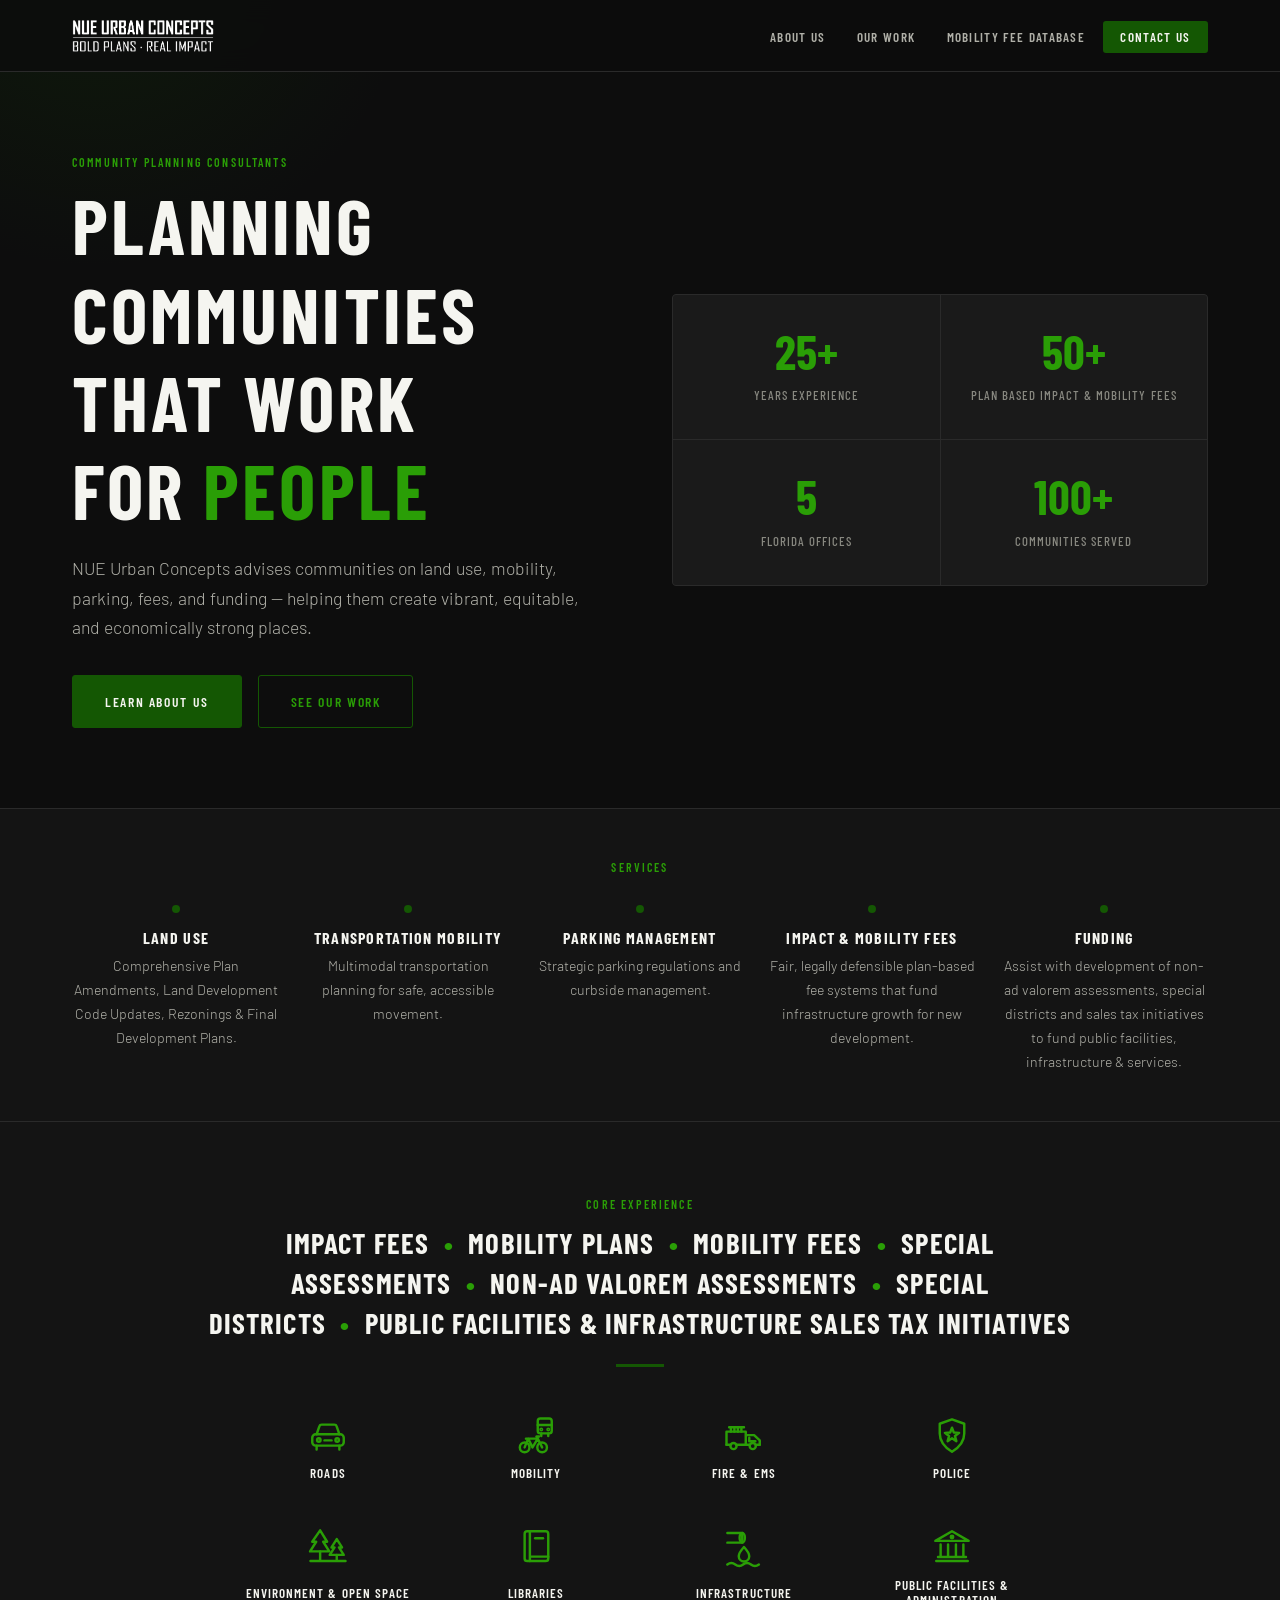
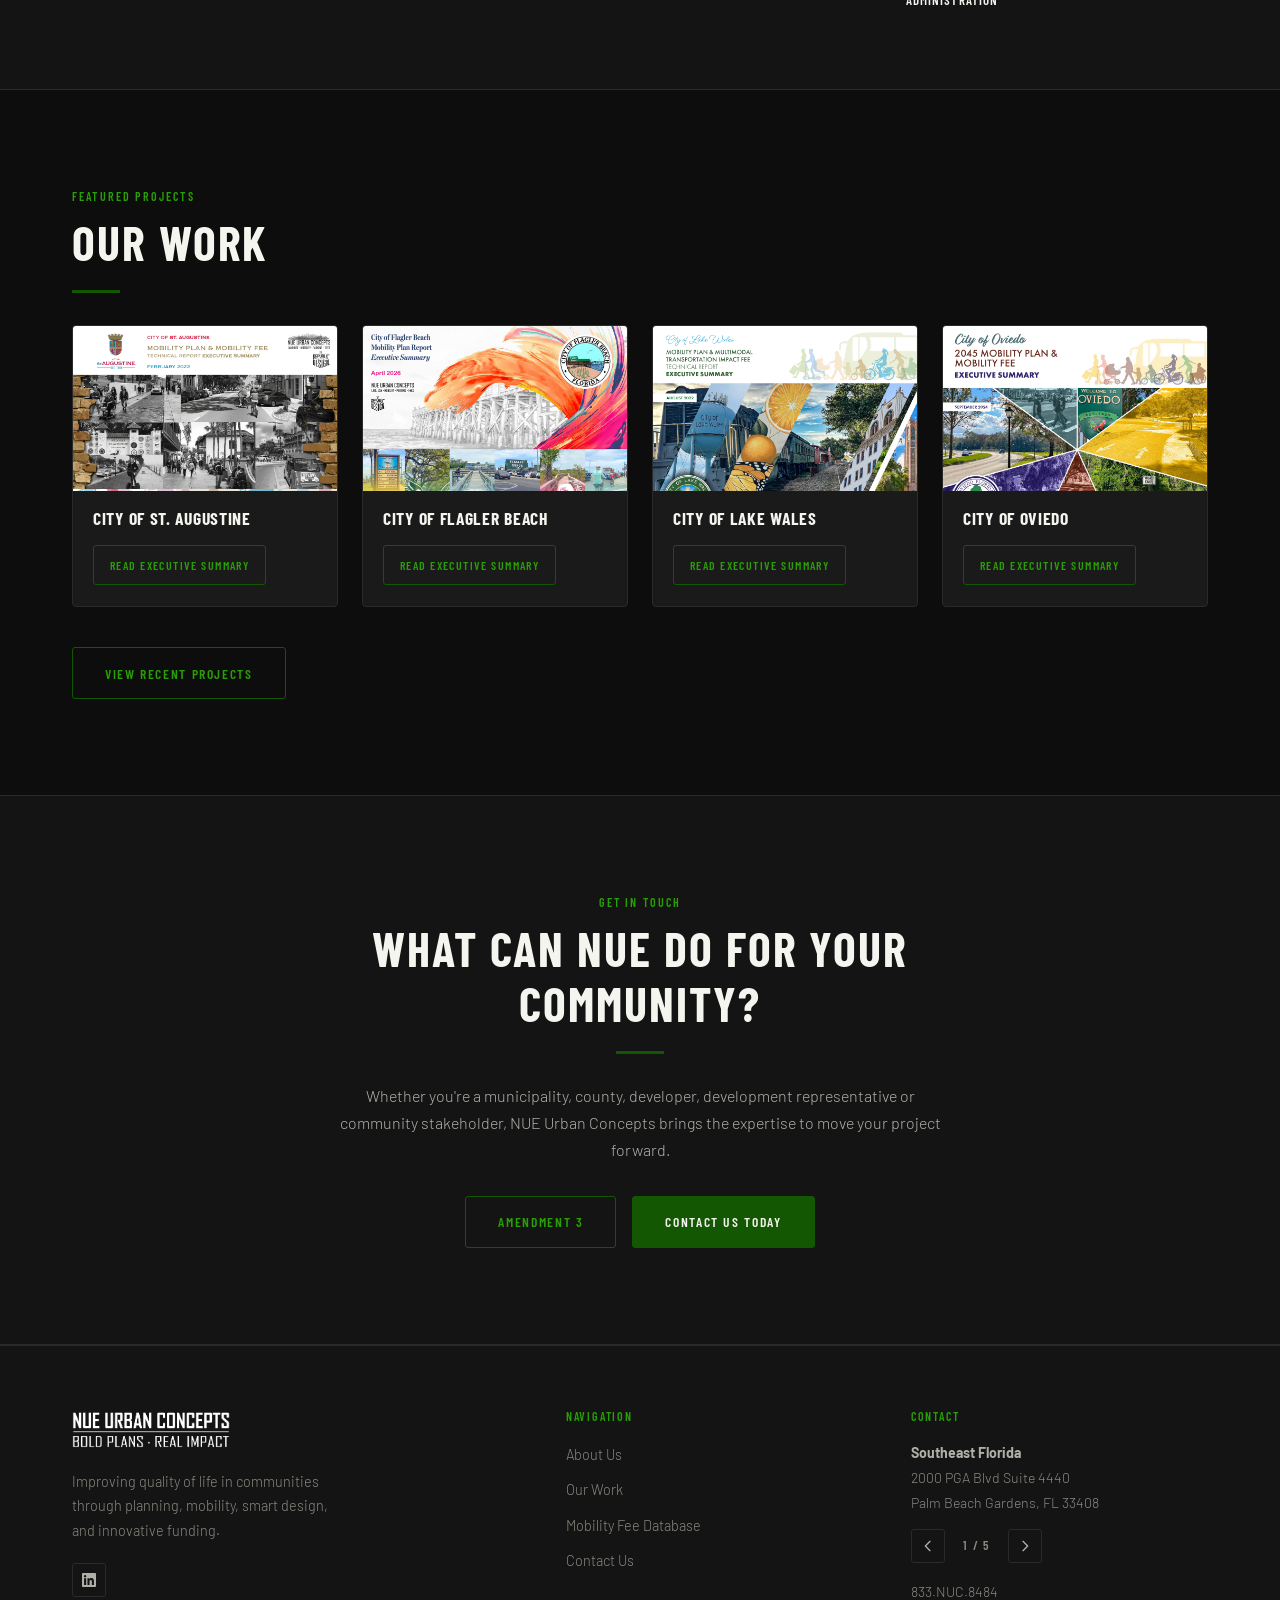
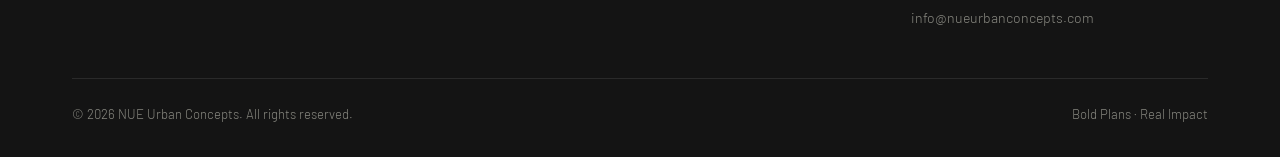
<file: index.html>
<!DOCTYPE html>
<html lang="en">
<head>
<meta charset="UTF-8"><meta name="viewport" content="width=device-width,initial-scale=1.0">
  <!-- Favicon -->
  <link rel="icon" type="image/png" sizes="32x32" href="images/nuc-fav-icon-01.png">
  <link rel="icon" type="image/png" sizes="16x16" href="images/nuc-fav-icon-01.png">
  <link rel="apple-touch-icon" href="images/nuc-fav-icon-01.png">
  <!-- SEO -->
  <meta name="description" content="NUE Urban Concepts is Florida's leading consultant for mobility plans, mobility fees, land use, parking, and impact fees. We help cities and counties plan smarter, move better, and fund growth.">
  <meta name="robots" content="index, follow">
  <meta name="keywords" content="mobility plan, mobility fee, Florida mobility planning, transportation impact fee, land use consultant, parking management, urban planning Florida, NUE Urban Concepts">
  <link rel="canonical" href="https://www.nueurbanconcepts.com/">
  <!-- Open Graph -->
  <meta property="og:type" content="website">
  <meta property="og:site_name" content="NUE Urban Concepts">
  <meta property="og:title" content="NUE Urban Concepts | Mobility Plans & Mobility Fees">
  <meta property="og:description" content="Florida's leading mobility planning consultants. We develop mobility plans and mobility fees for cities, counties, and agencies across Florida.">
  <meta property="og:url" content="https://www.nueurbanconcepts.com/">
  <meta property="og:image" content="https://www.nueurbanconcepts.com/images/logo-white-2026.png">
  <!-- Twitter Card -->
  <meta name="twitter:card" content="summary">
  <meta name="twitter:title" content="NUE Urban Concepts | Mobility Plans & Mobility Fees">
  <meta name="twitter:description" content="Florida's leading mobility planning consultants. We develop mobility plans and mobility fees for cities, counties, and agencies across Florida.">
<title>NUE Urban Concepts | Mobility Plans &amp; Mobility Fees — Florida</title>
<style>@import url('https://fonts.googleapis.com/css2?family=Barlow+Condensed:wght@400;500;600;700&family=Barlow:wght@300;400;500&display=swap');
:root{--green:#145703;--green-light:#1d7a04;--green-glow:#2a9e06;--green-muted:#0e3d02;--dark:#0d0d0d;--dark-surface:#141414;--dark-card:#1a1a1a;--dark-border:#2a2a2a;--white:#f5f5f0;--gray:#888880;--gray-light:#b0b0a8;--font-display:'Barlow Condensed',sans-serif;--font-body:'Barlow',sans-serif;--nav-height:72px;--max-width:1200px;--transition:0.25s ease}
*,*::before,*::after{box-sizing:border-box;margin:0;padding:0}
html{scroll-behavior:smooth;font-size:16px}
body{background:var(--dark);color:var(--white);font-family:var(--font-body);font-weight:300;line-height:1.7;-webkit-font-smoothing:antialiased}
img{max-width:100%;display:block}
a{color:inherit;text-decoration:none}
ul{list-style:none}
h1,h2,h3,h4,h5{font-family:var(--font-display);font-weight:700;letter-spacing:0.04em;line-height:1.15;text-transform:uppercase}
h1{font-size:clamp(2.8rem,6vw,5rem)}
h2{font-size:clamp(2rem,4vw,3rem)}
h3{font-size:clamp(1.4rem,2.5vw,1.9rem)}
h4{font-size:1.2rem}
p{font-size:1rem;color:var(--gray-light)}
.section-label{font-family:var(--font-display);font-size:0.75rem;font-weight:600;letter-spacing:0.18em;text-transform:uppercase;color:var(--green-glow);display:block;margin-bottom:0.5rem}
.green{color:var(--green-glow)}
.container{max-width:var(--max-width);margin:0 auto;padding:0 2rem}
section{padding:6rem 0}
.site-nav{position:fixed;top:0;left:0;right:0;z-index:1000;height:var(--nav-height);background:rgba(13,13,13,0.95);backdrop-filter:blur(12px);border-bottom:1px solid var(--dark-border)}
.nav-inner{max-width:var(--max-width);margin:0 auto;padding:0 2rem;height:100%;display:flex;align-items:center;justify-content:space-between;gap:2rem}
.nav-logo img{height:36px;width:auto}
.nav-links{display:flex;align-items:center;gap:0.25rem}
.nav-links a{font-family:var(--font-display);font-size:0.82rem;font-weight:600;letter-spacing:0.1em;text-transform:uppercase;color:var(--gray-light);padding:0.45rem 0.85rem;border-radius:3px;transition:color var(--transition),background var(--transition)}
.nav-links a:hover,.nav-links a.active{color:var(--white);background:rgba(20,87,3,0.35)}
.nav-links a.active{color:var(--green-glow)}
.nav-cta{color:var(--white)!important;background:var(--green)!important;padding:0.5rem 1.1rem!important;border-radius:3px}
.nav-cta:hover{background:var(--green-light)!important}
.nav-toggle{display:none;flex-direction:column;gap:5px;cursor:pointer;padding:4px;background:none;border:none}
.nav-toggle span{display:block;width:24px;height:2px;background:var(--white);transition:transform 0.3s,opacity 0.3s}
.nav-toggle.open span:nth-child(1){transform:translateY(7px) rotate(45deg)}
.nav-toggle.open span:nth-child(2){opacity:0}
.nav-toggle.open span:nth-child(3){transform:translateY(-7px) rotate(-45deg)}
.page-header{padding:calc(var(--nav-height) + 4rem) 0 4rem;border-bottom:1px solid var(--dark-border);position:relative;overflow:hidden}
.page-header::before{content:'';position:absolute;top:0;left:0;right:0;bottom:0;background:linear-gradient(135deg,rgba(20,87,3,0.12) 0%,transparent 60%);pointer-events:none}
.page-header h1{margin-bottom:0.75rem}
.page-header p{font-size:1.15rem;max-width:620px;color:var(--gray-light)}
.divider{width:48px;height:3px;background:var(--green);margin:1.25rem 0 2rem}
.btn{display:inline-block;font-family:var(--font-display);font-size:0.85rem;font-weight:600;letter-spacing:0.12em;text-transform:uppercase;padding:0.85rem 2rem;border-radius:3px;cursor:pointer;transition:background var(--transition),color var(--transition),border-color var(--transition);border:1px solid transparent}
.btn-primary{background:var(--green);color:var(--white);border-color:var(--green)}
.btn-primary:hover{background:var(--green-light);border-color:var(--green-light)}
.btn-outline{background:transparent;color:var(--green-glow);border-color:var(--green)}
.btn-outline:hover{background:rgba(20,87,3,0.2)}
.card{background:var(--dark-card);border:1px solid var(--dark-border);border-radius:4px;padding:2rem;transition:border-color var(--transition),transform var(--transition)}
.card:hover{border-color:var(--green-muted);transform:translateY(-3px)}
.card-icon{width:44px;height:44px;background:rgba(20,87,3,0.25);border-radius:4px;display:flex;align-items:center;justify-content:center;margin-bottom:1.25rem}
.card-icon svg{width:22px;height:22px;stroke:var(--green-glow);fill:none;stroke-width:1.8;stroke-linecap:round;stroke-linejoin:round}
.card h3{font-size:1.25rem;margin-bottom:0.75rem;color:var(--white)}
.card p{font-size:0.95rem}
.project-grid{display:grid;grid-template-columns:repeat(auto-fill,minmax(320px,1fr));gap:1.5rem}
.project-card{position:relative;aspect-ratio:4/3;overflow:hidden;border-radius:4px;background:var(--dark-card);border:1px solid var(--dark-border);cursor:pointer}
.project-card img{width:100%;height:100%;object-fit:cover;transition:transform 0.5s ease,filter 0.5s ease;filter:brightness(0.65) saturate(0.8)}
.project-card:hover img{transform:scale(1.05);filter:brightness(0.5) saturate(0.7)}
.project-card-label{position:absolute;bottom:0;left:0;right:0;padding:1.5rem 1.25rem 1.25rem;background:linear-gradient(transparent,rgba(0,0,0,0.85));font-family:var(--font-display);font-weight:600;font-size:1.05rem;letter-spacing:0.03em;color:var(--white);text-transform:uppercase}
.project-placeholder{width:100%;height:100%;background:var(--dark-card);display:flex;align-items:center;justify-content:center;flex-direction:column;gap:0.5rem;color:var(--gray);font-family:var(--font-display);font-size:0.85rem;letter-spacing:0.08em;text-transform:uppercase}
.team-grid{display:grid;grid-template-columns:repeat(auto-fill,minmax(280px,1fr));gap:2rem}
.team-card{background:var(--dark-card);border:1px solid var(--dark-border);border-radius:4px;overflow:hidden;transition:border-color var(--transition)}
.team-card:hover{border-color:var(--green-muted)}
.team-photo{width:100%;aspect-ratio:3/3.5;object-fit:cover;object-position:center top;filter:grayscale(20%)}
.team-photo-placeholder{width:100%;aspect-ratio:3/3.5;background:var(--dark-border);display:flex;align-items:center;justify-content:center;font-family:var(--font-display);font-size:3rem;font-weight:700;color:var(--green);letter-spacing:0.05em}
.team-info{padding:1.5rem}
.team-info h4{font-family:var(--font-display);font-size:1.2rem;font-weight:700;letter-spacing:0.05em;text-transform:uppercase;margin-bottom:0.25rem}
.team-info .role{font-size:0.85rem;color:var(--green-glow);font-weight:400;margin-bottom:1rem}
.team-links{display:flex;gap:0.5rem}
.team-links a{display:flex;align-items:center;justify-content:center;width:32px;height:32px;border:1px solid var(--dark-border);border-radius:3px;transition:border-color var(--transition),background var(--transition)}
.team-links a:hover{border-color:var(--green);background:rgba(20,87,3,0.2)}
.team-links svg{width:14px;height:14px;fill:var(--gray-light)}
.pillars-grid{display:grid;grid-template-columns:repeat(auto-fill,minmax(260px,1fr));gap:1.5rem;margin-top:3rem}
.locations-grid{display:grid;grid-template-columns:repeat(auto-fill,minmax(220px,1fr));gap:1.5rem;margin-top:2rem}
.location-card{background:var(--dark-card);border:1px solid var(--dark-border);border-radius:4px;padding:1.5rem}
.location-card h4{font-family:var(--font-display);font-size:0.85rem;letter-spacing:0.1em;color:var(--green-glow);margin-bottom:0.5rem;text-transform:uppercase}
.location-card p{font-size:0.88rem;line-height:1.5;color:var(--gray-light)}
.form-grid{display:grid;grid-template-columns:1fr 1fr;gap:1.25rem}
.form-full{grid-column:1/-1}
.form-group{display:flex;flex-direction:column;gap:0.5rem}
.form-group label{font-family:var(--font-display);font-size:0.78rem;font-weight:600;letter-spacing:0.1em;text-transform:uppercase;color:var(--gray)}
.form-group input,.form-group select,.form-group textarea{background:var(--dark-card);border:1px solid var(--dark-border);border-radius:3px;color:var(--white);font-family:var(--font-body);font-size:0.95rem;padding:0.75rem 1rem;outline:none;transition:border-color var(--transition);-webkit-appearance:none}
.form-group input:focus,.form-group select:focus,.form-group textarea:focus{border-color:var(--green)}
.form-group textarea{resize:vertical;min-height:140px}
.form-group select option{background:var(--dark-card)}
.site-footer{background:var(--dark-surface);border-top:1px solid var(--dark-border);padding:4rem 0 2rem}
.footer-inner{display:grid;grid-template-columns:1.5fr 1fr 1fr;gap:3rem;margin-bottom:3rem}
.footer-brand img{height:40px;margin-bottom:1.25rem}
.footer-brand p{font-size:0.9rem;color:var(--gray);max-width:280px}
.footer-col h5{font-family:var(--font-display);font-size:0.75rem;font-weight:600;letter-spacing:0.15em;text-transform:uppercase;color:var(--green-glow);margin-bottom:1rem}
.footer-col ul{display:flex;flex-direction:column;gap:0.5rem}
.footer-col ul li a{font-size:0.9rem;color:var(--gray);transition:color var(--transition)}
.footer-col ul li a:hover{color:var(--white)}
.footer-col address{font-style:normal;font-size:0.88rem;color:var(--gray);line-height:1.8}
.footer-bottom{border-top:1px solid var(--dark-border);padding-top:1.5rem;display:flex;justify-content:space-between;align-items:center;flex-wrap:wrap;gap:1rem}
.footer-bottom p{font-size:0.82rem;color:var(--gray)}
.social-links{display:flex;gap:0.75rem}
.social-links a{display:flex;align-items:center;justify-content:center;width:34px;height:34px;border:1px solid var(--dark-border);border-radius:3px;transition:border-color var(--transition),background var(--transition)}
.social-links a:hover{border-color:var(--green);background:rgba(20,87,3,0.2)}
.social-links svg{width:14px;height:14px;fill:var(--gray-light)}
.coming-soon{text-align:center;padding:5rem 2rem;border:1px dashed var(--dark-border);border-radius:4px;background:var(--dark-card)}
.coming-soon h3{color:var(--gray);margin-bottom:0.5rem}
.coming-soon p{font-size:0.9rem}
.site-intro{padding:calc(var(--nav-height) + 5rem) 0 5rem;position:relative;overflow:hidden}
.site-intro::before{content:'';position:absolute;top:-50%;left:-20%;width:700px;height:700px;background:radial-gradient(circle,rgba(20,87,3,0.18) 0%,transparent 65%);pointer-events:none}
.intro-grid{display:grid;grid-template-columns:1fr 1fr;gap:4rem;align-items:center}
.intro-text h1{margin-bottom:1.25rem}
.intro-text p{font-size:1.1rem;margin-bottom:2rem;max-width:520px}
.intro-actions{display:flex;gap:1rem;flex-wrap:wrap}
.intro-stats{display:grid;grid-template-columns:1fr 1fr;gap:1px;background:var(--dark-border);border:1px solid var(--dark-border);border-radius:4px;overflow:hidden}
.stat-item{background:var(--dark-card);padding:2rem 1.5rem;text-align:center}
.stat-number{font-family:var(--font-display);font-size:3rem;font-weight:700;color:var(--green-glow);line-height:1;display:block;margin-bottom:0.35rem}
.stat-label{font-size:0.8rem;letter-spacing:0.08em;text-transform:uppercase;color:var(--gray);font-family:var(--font-display);font-weight:500}
.services-strip{background:var(--dark-surface);border-top:1px solid var(--dark-border);border-bottom:1px solid var(--dark-border);padding:3rem 0}
.services-strip-grid{display:grid;grid-template-columns:repeat(5,1fr);gap:1.5rem;text-align:center}
.service-item h4{font-family:var(--font-display);font-size:1rem;letter-spacing:0.08em;text-transform:uppercase;color:var(--white);margin-bottom:0.4rem}
.service-item p{font-size:0.88rem}
.service-dot{width:8px;height:8px;background:var(--green);border-radius:50%;margin:0 auto 1rem}
@keyframes fadeUp{from{opacity:0;transform:translateY(24px)}to{opacity:1;transform:translateY(0)}}
.fade-up{opacity:0;animation:fadeUp 0.6s ease forwards}
.fade-up.delay-1{animation-delay:0.15s}
.fade-up.delay-2{animation-delay:0.3s}
.fade-up.delay-3{animation-delay:0.45s}
@media(max-width:900px){.nav-links{display:none}.nav-toggle{display:flex}.nav-links.open{display:flex;flex-direction:column;position:absolute;top:var(--nav-height);left:0;right:0;background:var(--dark-surface);border-bottom:1px solid var(--dark-border);padding:1rem;gap:0.25rem}.intro-grid{grid-template-columns:1fr}.intro-stats{grid-template-columns:repeat(4,1fr)}.services-strip-grid{grid-template-columns:repeat(2,1fr)}.footer-inner{grid-template-columns:1fr 1fr}.form-grid{grid-template-columns:1fr}}
@media(max-width:600px){section{padding:4rem 0}.intro-stats{grid-template-columns:1fr 1fr}.services-strip-grid{grid-template-columns:1fr 1fr}.footer-inner{grid-template-columns:1fr}.footer-bottom{flex-direction:column;align-items:flex-start}.project-grid{grid-template-columns:1fr}}
.services-strip .section-label{text-align:center;margin-bottom:1.75rem}
/* ── Featured projects (exec summary cards) ── */
.feature-grid{display:grid;grid-template-columns:repeat(4,1fr);gap:1.5rem}
.feature-card{display:flex;flex-direction:column;overflow:hidden;background:var(--dark-card);border:1px solid var(--dark-border);border-radius:4px;transition:border-color var(--transition)}
.feature-card:hover{border-color:var(--green-muted)}
.feature-card:focus-visible{outline:2px solid var(--green-glow);outline-offset:3px}
.feature-card img{display:block;width:100%;height:auto;aspect-ratio:16/10;object-fit:cover;background:#efefef}
.feature-card-body{display:flex;flex:1;flex-direction:column;align-items:flex-start;gap:1rem;padding:1.1rem 1.25rem 1.3rem}
.feature-card-title{font-size:1.1rem;line-height:1.2;letter-spacing:.04em;color:var(--white)}
.feature-card .btn{margin-top:auto;padding:.55rem 1rem;font-size:.74rem;white-space:nowrap}
.feature-card:hover .btn-outline{background:rgba(20,87,3,.2)}
@media(max-width:1000px){.feature-grid{grid-template-columns:repeat(2,1fr)}}
@media(max-width:560px){.feature-grid{grid-template-columns:1fr}}
/* ── Core experience (focus areas) ── */
.focus-areas{background:var(--dark-surface);border-bottom:1px solid var(--dark-border);padding:4.5rem 0;text-align:center}
.focus-title{font-size:clamp(1.25rem,2.4vw,1.8rem);line-height:1.4;max-width:980px;margin:0 auto;text-wrap:balance}
.focus-title .sep{color:var(--green-glow);margin:0 .5em}
.focus-areas .divider{margin:1.25rem auto 2.5rem}
.focus-grid{list-style:none;display:grid;grid-template-columns:repeat(4,1fr);gap:1.75rem .75rem;max-width:820px;margin:0 auto}
.focus-tile{display:flex;flex-direction:column;align-items:center;gap:.6rem;padding:.5rem}
.focus-icon{width:42px;height:42px;flex-shrink:0;fill:none;stroke:var(--green-glow);stroke-width:2.8;stroke-linecap:round;stroke-linejoin:round}
.focus-label{flex:1;display:flex;align-items:center;justify-content:center;font-family:var(--font-display);font-size:.82rem;font-weight:600;letter-spacing:.08em;line-height:1.2;text-transform:uppercase;color:var(--white)}
@media(max-width:820px){.focus-grid{grid-template-columns:repeat(2,1fr);max-width:520px}}
@media(max-width:600px){.focus-areas{padding:3.5rem 0}}

/* ── CTA row + image dialog ── */
.cta-row{display:flex;gap:1rem;justify-content:center;flex-wrap:wrap}
.cta-row .btn{line-height:1.7}
html.dialog-open{overflow:hidden}
.img-dialog{margin:auto;padding:0;max-width:96vw;max-height:94vh;overflow:hidden;background:var(--dark-card);color:var(--white);border:1px solid var(--dark-border);border-radius:6px;box-shadow:0 24px 80px rgba(0,0,0,.6)}
.img-dialog::backdrop{background:rgba(0,0,0,.82)}
.img-dialog[open]{animation:dlgIn .25s ease}
@keyframes dlgIn{from{opacity:0;transform:translateY(12px) scale(.98)}to{opacity:1;transform:none}}
.img-dialog-bar{display:flex;align-items:center;justify-content:space-between;gap:1rem;min-height:49px;padding:.5rem .75rem .5rem 1.1rem;border-bottom:1px solid var(--dark-border)}
.img-dialog-bar a{font-family:var(--font-display);font-size:.78rem;font-weight:600;letter-spacing:.1em;text-transform:uppercase;color:var(--green-glow)}
.img-dialog-bar a:hover{text-decoration:underline}
.img-dialog-close{display:flex;align-items:center;justify-content:center;width:34px;height:34px;background:transparent;border:1px solid var(--dark-border);border-radius:3px;color:var(--gray-light);cursor:pointer;transition:border-color var(--transition),color var(--transition),background var(--transition)}
.img-dialog-close:hover{border-color:var(--green);color:var(--white);background:rgba(20,87,3,.2)}
.img-dialog-close svg{width:16px;height:16px;fill:none;stroke:currentColor;stroke-width:2;stroke-linecap:round}
.img-dialog img{display:block;width:auto;height:auto;max-width:calc(96vw - 2px);max-height:calc(94vh - 51px);object-fit:contain;background:#efefef}
@media(prefers-reduced-motion:reduce){.img-dialog[open]{animation:none}}
@media(max-width:1000px){.services-strip-grid{grid-template-columns:repeat(2,1fr)}.service-item:last-child:nth-child(odd){grid-column:1/-1}}
/* ── Footer office switcher ── */
.office-switcher .office{margin-bottom:.9rem}
.office-switcher.is-ready .office-slides{display:grid}
.office-switcher.is-ready .office{grid-area:1/1;margin:0;opacity:0;visibility:hidden;transition:opacity .25s ease,visibility 0s linear .25s}
.office-switcher.is-ready .office.is-active{opacity:1;visibility:visible;transition-delay:0s}
.office-nav{display:none}
.office-switcher.is-ready .office-nav{display:flex;align-items:center;gap:.6rem;margin-top:.85rem}
.office-btn{display:flex;align-items:center;justify-content:center;width:34px;height:34px;background:transparent;border:1px solid var(--dark-border);border-radius:3px;color:var(--gray-light);cursor:pointer;transition:border-color var(--transition),background var(--transition),color var(--transition)}
.office-btn:hover{border-color:var(--green);background:rgba(20,87,3,.2);color:var(--white)}
.office-btn:focus-visible{outline:2px solid var(--green-glow);outline-offset:2px}
.office-btn svg{width:16px;height:16px;fill:none;stroke:currentColor;stroke-width:2;stroke-linecap:round;stroke-linejoin:round}
.office-count{min-width:3.4em;text-align:center;font-family:var(--font-display);font-size:.8rem;font-weight:600;letter-spacing:.1em;color:var(--gray)}
.office-status{position:absolute;width:1px;height:1px;margin:-1px;padding:0;overflow:hidden;clip:rect(0,0,0,0);white-space:nowrap;border:0}
.office-contact{margin-top:1rem}
.office strong{color:var(--gray-light)}
@media(prefers-reduced-motion:reduce){.office-switcher.is-ready .office{transition:none}}
</style>
</head>
<body>
<nav class="site-nav"><div class="nav-inner">
  <a href="index.html" class="nav-logo"><img src="images/logo-white-2026.png" alt="NUE Urban Concepts"></a>
  <button class="nav-toggle" aria-label="Toggle navigation"><span></span><span></span><span></span></button>
  <ul class="nav-links">
    <li><a href="about.html">About Us</a></li>
    <li><a href="our-work.html">Our Work</a></li>
    
    <li><a href="mobility-fee-database.html">Mobility Fee Database</a></li>
    <li><a href="contact.html" class="nav-cta">Contact Us</a></li>
  </ul>
</div></nav>

<section class="site-intro"><div class="container">
  <div class="intro-grid">
    <div class="intro-text">
      <span class="section-label fade-up">Community Planning Consultants</span>
      <h1 class="fade-up delay-1">Planning Communities<br>That Work<br>For <span class="green">People</span></h1>
      <p class="fade-up delay-2">NUE Urban Concepts advises communities on land use, mobility, parking, fees, and funding — helping them create vibrant, equitable, and economically strong places.</p>
      <div class="intro-actions fade-up delay-3">
        <a href="about.html" class="btn btn-primary">Learn About Us</a>
        <a href="our-work.html" class="btn btn-outline">See Our Work</a>
      </div>
    </div>
    <div class="intro-stats fade-up delay-2">
      <div class="stat-item"><span class="stat-number">25+</span><span class="stat-label">Years Experience</span></div>
      <div class="stat-item"><span class="stat-number">50+</span><span class="stat-label">Plan Based Impact &amp; Mobility Fees</span></div>
      <div class="stat-item"><span class="stat-number">5</span><span class="stat-label">Florida Offices</span></div>
      <div class="stat-item"><span class="stat-number">100+</span><span class="stat-label">Communities Served</span></div>
    </div>
  </div>
</div></section>

<div class="services-strip"><div class="container"><span class="section-label">Services</span><div class="services-strip-grid">
  <div class="service-item"><div class="service-dot"></div><h4>Land Use</h4><p>Comprehensive Plan Amendments, Land Development Code Updates, Rezonings &amp; Final Development Plans.</p></div>
  <div class="service-item"><div class="service-dot"></div><h4>Transportation Mobility</h4><p>Multimodal transportation planning for safe, accessible movement.</p></div>
  <div class="service-item"><div class="service-dot"></div><h4>Parking Management</h4><p>Strategic parking regulations and curbside management.</p></div>
  <div class="service-item"><div class="service-dot"></div><h4>Impact &amp; Mobility Fees</h4><p>Fair, legally defensible plan-based fee systems that fund infrastructure growth for new development.</p></div>
  <div class="service-item"><div class="service-dot"></div><h4>Funding</h4><p>Assist with development of non-ad valorem assessments, special districts and sales tax initiatives to fund public facilities, infrastructure &amp; services.</p></div>
</div></div></div>

<section class="focus-areas" aria-labelledby="focus-title"><div class="container">
  <span class="section-label">Core Experience</span>
  <h2 id="focus-title" class="focus-title">Impact Fees<span class="sep" aria-hidden="true">&bull;</span>Mobility Plans<span class="sep" aria-hidden="true">&bull;</span>Mobility Fees<span class="sep" aria-hidden="true">&bull;</span>Special Assessments<span class="sep" aria-hidden="true">&bull;</span>Non-Ad Valorem Assessments<span class="sep" aria-hidden="true">&bull;</span>Special Districts<span class="sep" aria-hidden="true">&bull;</span>Public Facilities &amp; Infrastructure Sales Tax Initiatives</h2>
  <div class="divider"></div>
  <ul class="focus-grid">
    <li class="focus-tile"><svg class="focus-icon" viewBox="0 0 48 48" aria-hidden="true" focusable="false"><path d="M11 22l3.2-9.2A2.5 2.5 0 0 1 16.6 11h14.8a2.5 2.5 0 0 1 2.4 1.8L37 22"/>
<rect x="6" y="22" width="36" height="13" rx="4"/>
<path d="M11 35v4.5M37 35v4.5"/>
<circle cx="13.5" cy="28.5" r="2"/><circle cx="34.5" cy="28.5" r="2"/>
<path d="M20 29h8"/></svg><span class="focus-label">Roads</span></li>
    <li class="focus-tile"><svg class="focus-icon" viewBox="0 0 48 48" aria-hidden="true" focusable="false"><rect x="26" y="4" width="16" height="17" rx="3"/>
<path d="M26 11.5h16M30 21v3M38 21v3"/>
<circle cx="30" cy="16.5" r=".9"/><circle cx="38" cy="16.5" r=".9"/>
<circle cx="11" cy="37" r="5.5"/><circle cx="31" cy="37" r="5.5"/>
<path d="M11 37l4-10h11l5 10M15 27l5 10M20 37l6-10M12.5 27h5M26 27l-1.5-2.5h3"/></svg><span class="focus-label">Mobility</span></li>
    <li class="focus-tile"><svg class="focus-icon" viewBox="0 0 48 48" aria-hidden="true" focusable="false"><path d="M4 34V19h22v15M26 34V23h9.5l6.5 6v5"/>
<path d="M30 26v4h7"/>
<path d="M7 14h17M9 14v5M13 14v5M17 14v5M21 14v5"/>
<circle cx="12" cy="35.5" r="3.5"/><circle cx="34" cy="35.5" r="3.5"/>
<path d="M4 34h4.5M15.5 34h15M37.5 34H42"/></svg><span class="focus-label">Fire &amp; EMS</span></li>
    <li class="focus-tile"><svg class="focus-icon" viewBox="0 0 48 48" aria-hidden="true" focusable="false"><path d="M24 5l14 5v11c0 9-6 16-14 21-8-5-14-12-14-21V10z"/>
<polygon points="24.0,14.5 26.1,20.1 32.1,20.4 27.4,24.1 29.0,29.9 24.0,26.6 19.0,29.9 20.6,24.1 15.9,20.4 21.9,20.1"/></svg><span class="focus-label">Police</span></li>
    <li class="focus-tile"><svg class="focus-icon" viewBox="0 0 48 48" aria-hidden="true" focusable="false"><path d="M15 5l8 13h-4.5l7 11H3.5l7-11H6z"/>
<path d="M15 29v9"/>
<path d="M34 15l6 9.5h-3.5l5.5 8.5H26l5.5-8.5H28z"/>
<path d="M34 33v5"/>
<path d="M4 40h40"/></svg><span class="focus-label">Environment &amp; Open Space</span></li>
    <li class="focus-tile"><svg class="focus-icon" viewBox="0 0 48 48" aria-hidden="true" focusable="false"><rect x="11" y="6" width="27" height="34" rx="3"/>
<path d="M17 6v34M17 35h21"/>
<path d="M23 14h9"/></svg><span class="focus-label">Libraries</span></li>
    <li class="focus-tile"><svg class="focus-icon" viewBox="0 0 48 48" aria-hidden="true" focusable="false"><path d="M5 8h17v11H5"/>
<ellipse cx="22" cy="13.5" rx="3" ry="5.5"/>
<path d="M30 24s-6 6.6-6 10.5a6 6 0 0 0 12 0C36 30.6 30 24 30 24z" transform="translate(-6 0)"/>
<path d="M5 44q4.5-3.4 9 0t9 0 9 0 9 0"/></svg><span class="focus-label">Infrastructure</span></li>
    <li class="focus-tile"><svg class="focus-icon" viewBox="0 0 48 48" aria-hidden="true" focusable="false"><path d="M5 17L24 6l19 11z"/>
<path d="M11 21v14M19.5 21v14M28.5 21v14M37 21v14"/>
<path d="M6 40h36M8 35.5h32"/>
<circle cx="24" cy="12.5" r="1.4"/></svg><span class="focus-label">Public Facilities &amp; Administration</span></li>
  </ul>
</div></section>

<section><div class="container">
  <span class="section-label">Featured Projects</span>
  <h2>Our Work</h2><div class="divider"></div>
  <div class="feature-grid">
    <a class="feature-card" href="files/St-Augustine-exec-summary.pdf" target="_blank" rel="noopener">
      <img src="images/projects/st-augustine-cover.jpg" alt="Before-and-after view of San Marco Avenue with a multimodal way, plus a comparison of the daily person capacity of a car-oriented street and a multimodal street" width="1000" height="625" loading="lazy">
      <div class="feature-card-body">
        <h3 class="feature-card-title">City of St. Augustine</h3>
        <span class="btn btn-outline">Read Executive Summary</span>
      </div>
    </a>
    <a class="feature-card" href="files/Flagler-Beach-exec-summary.pdf" target="_blank" rel="noopener">
      <img src="images/projects/flagler-beach.jpg" alt="Rendering of a redesigned Flagler Beach street with a green bike lane, high-visibility crosswalks, and a wide sidewalk" width="1000" height="625" loading="lazy">
      <div class="feature-card-body">
        <h3 class="feature-card-title">City of Flagler Beach</h3>
        <span class="btn btn-outline">Read Executive Summary</span>
      </div>
    </a>
    <a class="feature-card" href="files/Lake-Wales-exec-summary.pdf" target="_blank" rel="noopener">
      <img src="images/projects/lake-wales.jpg" alt="Complete Streets Plan map for Lake Wales South from the City of Lake Wales Mobility Plan, highlighting Grove Avenue" width="1000" height="625" loading="lazy">
      <div class="feature-card-body">
        <h3 class="feature-card-title">City of Lake Wales</h3>
        <span class="btn btn-outline">Read Executive Summary</span>
      </div>
    </a>
    <a class="feature-card" href="files/Oviedo-exec-summary.pdf" target="_blank" rel="noopener">
      <img src="images/projects/oviedo-cover.jpg" alt="Reimagining and Repurposing graphic comparing an existing road with four design options for the corridor" width="1000" height="625" loading="lazy">
      <div class="feature-card-body">
        <h3 class="feature-card-title">City of Oviedo</h3>
        <span class="btn btn-outline">Read Executive Summary</span>
      </div>
    </a>
  </div>
  <div style="margin-top:2.5rem"><a href="our-work.html" class="btn btn-outline">View Recent Projects</a></div>
</div></section>

<section style="background:var(--dark-surface);border-top:1px solid var(--dark-border);border-bottom:1px solid var(--dark-border)">
  <div class="container" style="text-align:center;max-width:680px">
    <span class="section-label">Get In Touch</span>
    <h2>What Can NUE Do For Your Community?</h2>
    <div class="divider" style="margin:1.25rem auto 1.75rem"></div>
    <p style="margin-bottom:2rem">Whether you're a municipality, county, developer, development representative or community stakeholder, NUE Urban Concepts brings the expertise to move your project forward.</p>
    <div class="cta-row">
      <button type="button" class="btn btn-outline" id="amendmentBtn" aria-haspopup="dialog">Amendment 3</button>
      <a href="contact.html" class="btn btn-primary">Contact Us Today</a>
    </div>
  </div>
</section>

<dialog id="amendmentDialog" class="img-dialog" aria-label="Amendment 3 graphic">
  <div class="img-dialog-bar">
    <a href="images/amendment-3.jpg" target="_blank" rel="noopener">Open full size &#8599;</a>
    <button type="button" class="img-dialog-close" id="amendmentClose" aria-label="Close" autofocus><svg viewBox="0 0 24 24" aria-hidden="true"><path d="M5 5l14 14M19 5L5 19"/></svg></button>
  </div>
  <img src="images/amendment-3.jpg" alt="NUE Urban Concepts graphic: when traditional funding falls short, we help communities fill the gap. Planned improvements fund the basis for a revenue source. Services include impact fees, mobility fees, special assessments, special districts, and sales tax initiatives for roads, mobility, fire and EMS, police, environment and open space, libraries, infrastructure, and public facilities." loading="lazy">
</dialog>
<footer class="site-footer"><div class="container">
  <div class="footer-inner">
    <div class="footer-brand">
      <img src="images/logo-white-2026.png" alt="NUE Urban Concepts">
      <p>Improving quality of life in communities through planning, mobility, smart design, and innovative funding.</p>
      <div class="social-links" style="margin-top:1.25rem">
        <!--a href="#" aria-label="Twitter"><svg viewBox="0 0 24 24"><path d="M18.244 2.25h3.308l-7.227 8.26 8.502 11.24H16.17l-4.714-6.231-5.401 6.231H2.742l7.737-8.835L1.254 2.25H8.08l4.259 5.631 5.905-5.631zm-1.161 17.52h1.833L7.084 4.126H5.117z"/></svg></a>
        <a href="#" aria-label="Facebook"><svg viewBox="0 0 24 24"><path d="M24 12.073c0-6.627-5.373-12-12-12s-12 5.373-12 12c0 5.99 4.388 10.954 10.125 11.854v-8.385H7.078v-3.47h3.047V9.43c0-3.007 1.792-4.669 4.533-4.669 1.312 0 2.686.235 2.686.235v2.953H15.83c-1.491 0-1.956.925-1.956 1.874v2.25h3.328l-.532 3.47h-2.796v8.385C19.612 23.027 24 18.062 24 12.073z"/></svg></a-->
        <a href="https://www.linkedin.com/company/nue-urban-concepts-llc" aria-label="LinkedIn"><svg viewBox="0 0 24 24"><path d="M20.447 20.452h-3.554v-5.569c0-1.328-.027-3.037-1.852-3.037-1.853 0-2.136 1.445-2.136 2.939v5.667H9.351V9h3.414v1.561h.046c.477-.9 1.637-1.85 3.37-1.85 3.601 0 4.267 2.37 4.267 5.455v6.286zM5.337 7.433a2.062 2.062 0 01-2.063-2.065 2.064 2.064 0 112.063 2.065zm1.782 13.019H3.555V9h3.564v11.452zM22.225 0H1.771C.792 0 0 .774 0 1.729v20.542C0 23.227.792 24 1.771 24h20.451C23.2 24 24 23.227 24 22.271V1.729C24 .774 23.2 0 22.222 0h.003z"/></svg></a>
      </div>
    </div>
    <div class="footer-col"><h5>Navigation</h5><ul>
      <li><a href="about.html">About Us</a></li><li><a href="our-work.html">Our Work</a></li>
      <li><a href="mobility-fee-database.html">Mobility Fee Database</a></li><li><a href="contact.html">Contact Us</a></li>
    </ul></div>
    <div class="footer-col"><h5>Contact</h5>
    <div class="office-switcher" data-office-switcher>
      <div class="office-slides">
      <address class="office"><strong>Southeast Florida</strong><br>2000 PGA Blvd Suite 4440<br>Palm Beach Gardens, FL 33408</address>
      <address class="office"><strong>Central Florida</strong><br>100 E. Pine Street, Suite 110<br>Orlando, FL 32801</address>
      <address class="office"><strong>Northeast Florida</strong><br>245 Riverside Ave, Suite 100<br>Jacksonville, FL 32202</address>
      <address class="office"><strong>North Florida</strong><br>747 SW 2nd Ave IMB 28, Suite 190<br>Gainesville, FL 32601</address>
      <address class="office"><strong>Northwest Florida</strong><br>24990 Emerald Coast Pkwy, Suite 396<br>Destin, FL 32541</address>
      </div>
      <div class="office-nav">
        <button type="button" class="office-btn" data-dir="-1" aria-label="Previous office"><svg viewBox="0 0 24 24" aria-hidden="true" focusable="false"><path d="M15 5l-7 7 7 7"/></svg></button>
        <span class="office-count" aria-hidden="true">1 / 5</span>
        <button type="button" class="office-btn" data-dir="1" aria-label="Next office"><svg viewBox="0 0 24 24" aria-hidden="true" focusable="false"><path d="M9 5l7 7-7 7"/></svg></button>
      </div>
      <span class="office-status" role="status" aria-live="polite"></span>
    </div>
    <address class="office-contact">833.NUC.8484<br>info@nueurbanconcepts.com</address>
  </div>
  </div>
  <div class="footer-bottom">
    <p>&copy; <span id="year"></span> NUE Urban Concepts. All rights reserved.</p>
    <p>Bold Plans · Real Impact</p>
  </div>
</div></footer>
<script>document.addEventListener('DOMContentLoaded',()=>{
  const page=window.location.pathname.split('/').pop()||'index.html';
  document.querySelectorAll('.nav-links a').forEach(a=>{if(a.getAttribute('href')===page)a.classList.add('active')});
  const toggle=document.querySelector('.nav-toggle');
  const nav=document.querySelector('.nav-links');
  if(toggle&&nav){
    toggle.addEventListener('click',()=>{toggle.classList.toggle('open');nav.classList.toggle('open')});
    nav.querySelectorAll('a').forEach(a=>a.addEventListener('click',()=>{toggle.classList.remove('open');nav.classList.remove('open')}));
  }
  if('IntersectionObserver' in window){
    const obs=new IntersectionObserver((entries)=>{entries.forEach(e=>{if(e.isIntersecting){e.target.style.opacity='1';e.target.style.transform='translateY(0)';obs.unobserve(e.target)}})},{threshold:0.1,rootMargin:'0px 0px -40px 0px'});
    document.querySelectorAll('.card,.team-card,.project-card,.location-card,.stat-item').forEach((el,i)=>{el.style.opacity='0';el.style.transform='translateY(20px)';el.style.transition=`opacity 0.5s ease ${(i%6)*0.08}s,transform 0.5s ease ${(i%6)*0.08}s`;obs.observe(el)});
  }
  const form=document.getElementById('contactForm');
  if(form){form.addEventListener('submit',e=>{e.preventDefault();const btn=form.querySelector('[type="submit"]');const orig=btn.textContent;btn.textContent='Sending…';btn.disabled=true;setTimeout(()=>{btn.textContent='Message Sent ✓';btn.style.background='#1d7a04';setTimeout(()=>{btn.textContent=orig;btn.disabled=false;btn.style.background='';form.reset()},3000)},1200)})}
  document.getElementById('year').textContent=new Date().getFullYear();
});</script>
<script>
(function(){
  var dlg=document.getElementById('amendmentDialog'),
      openBtn=document.getElementById('amendmentBtn'),
      closeBtn=document.getElementById('amendmentClose');
  if(!dlg||!openBtn) return;
  openBtn.addEventListener('click',function(){
    if(typeof dlg.showModal==='function'){
      dlg.showModal();
      document.documentElement.classList.add('dialog-open');
    } else {
      window.open('images/amendment-3.jpg','_blank','noopener');
    }
  });
  closeBtn.addEventListener('click',function(){dlg.close()});
  dlg.addEventListener('click',function(e){if(e.target===dlg)dlg.close()});
  dlg.addEventListener('close',function(){
    document.documentElement.classList.remove('dialog-open');
    openBtn.focus();
  });
})();
</script>
<script>
(function(){
  var sw=document.querySelector('[data-office-switcher]');
  if(!sw) return;
  var slides=[].slice.call(sw.querySelectorAll('.office'));
  if(slides.length<2) return;
  var count=sw.querySelector('.office-count'), status=sw.querySelector('.office-status'), i=0;
  function show(n,announce){
    i=(n+slides.length)%slides.length;
    slides.forEach(function(s,k){
      s.classList.toggle('is-active',k===i);
      s.setAttribute('aria-hidden',k===i?'false':'true');
    });
    count.textContent=(i+1)+' / '+slides.length;
    if(announce) status.textContent='Office '+(i+1)+' of '+slides.length+': '+slides[i].innerHTML.replace(/<br\s*\/?>/gi,', ').replace(/<[^>]+>/g,'').replace(/\s+/g,' ').trim();
  }
  sw.classList.add('is-ready');
  show(0,false);
  [].forEach.call(sw.querySelectorAll('.office-btn'),function(b){
    b.addEventListener('click',function(){show(i+parseInt(b.getAttribute('data-dir'),10),true)});
  });
})();
</script>
</body></html>
</file>
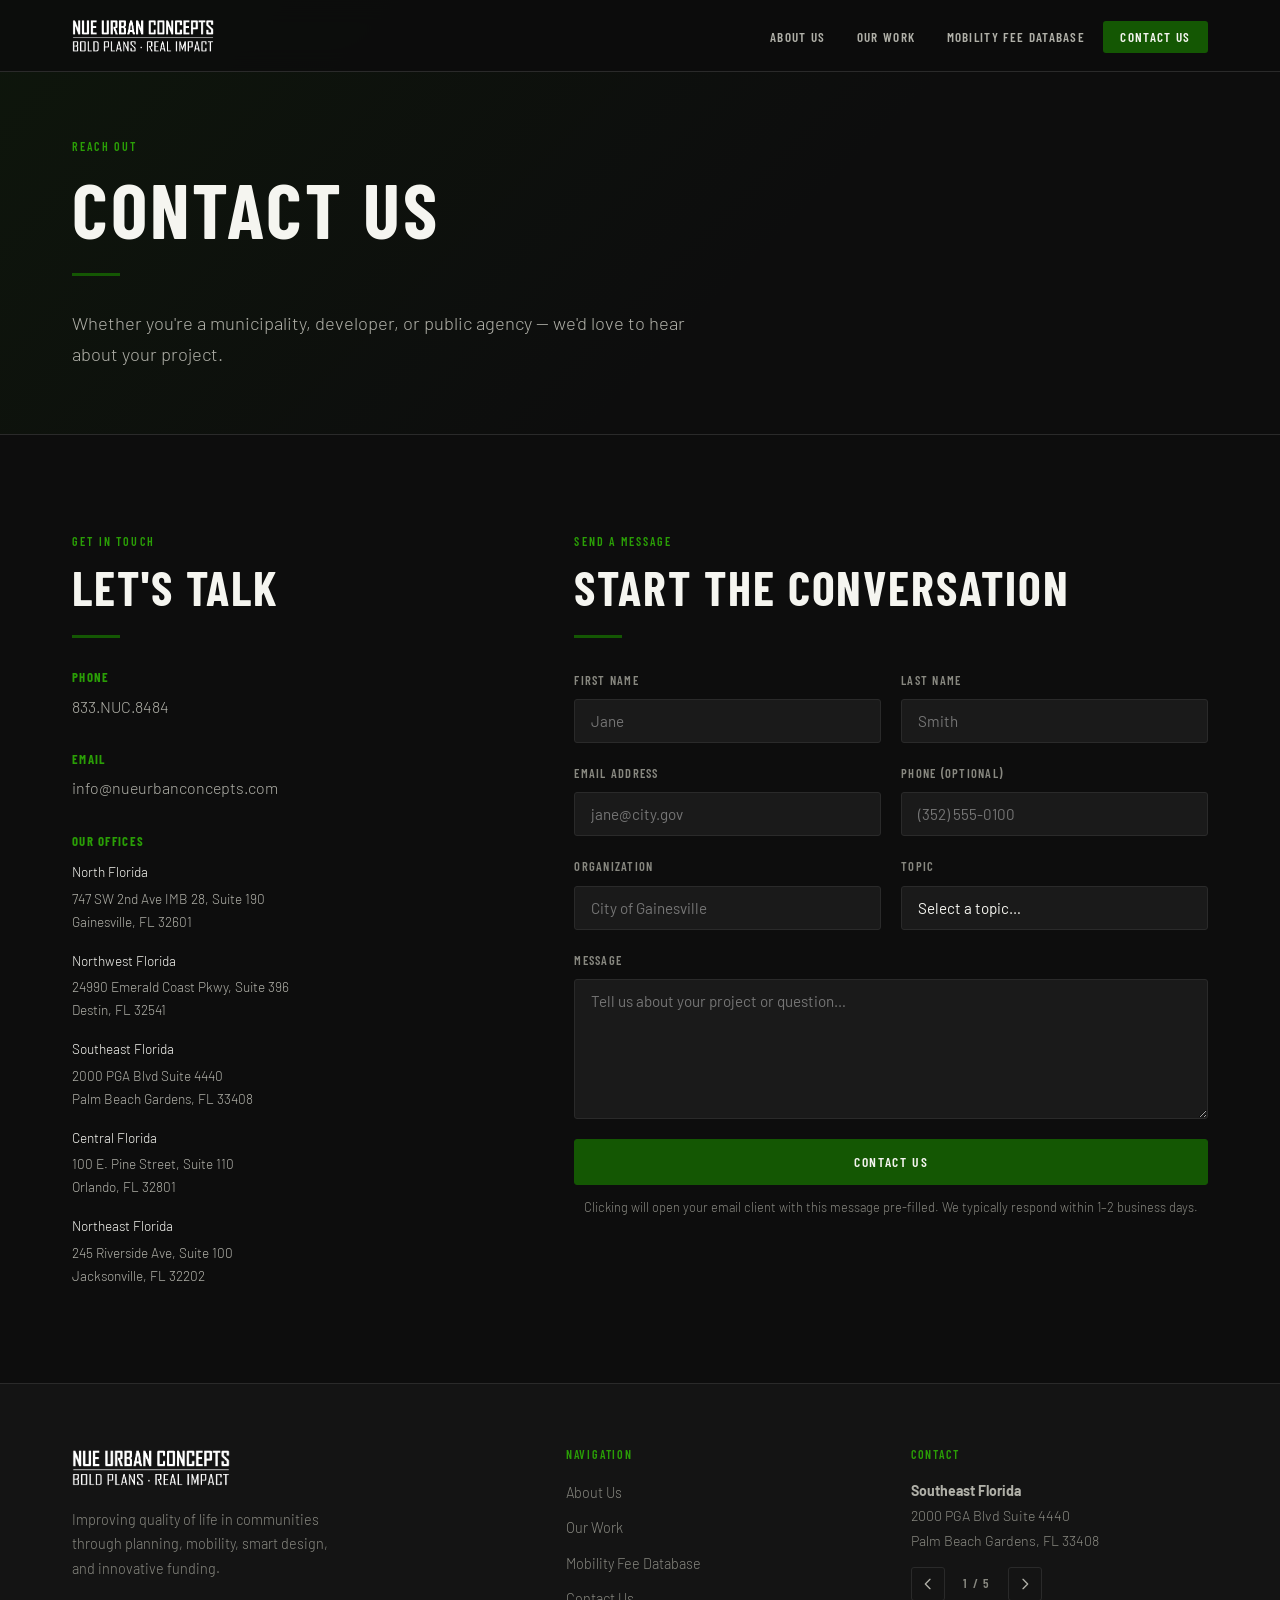
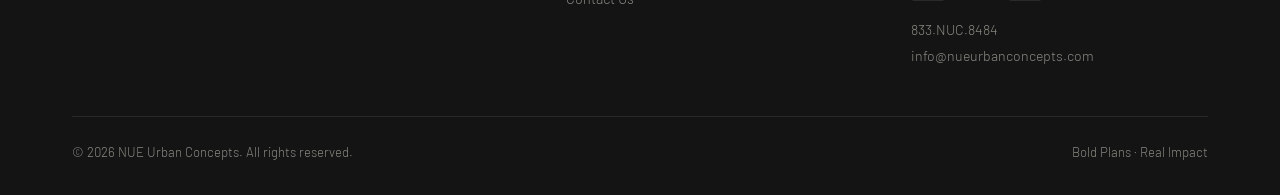
<file: contact.html>
<!DOCTYPE html>
<html lang="en">
<head>
<meta charset="UTF-8"><meta name="viewport" content="width=device-width,initial-scale=1.0">
  <!-- Favicon -->
  <link rel="icon" type="image/png" sizes="32x32" href="images/nuc-fav-icon-01.png">
  <link rel="icon" type="image/png" sizes="16x16" href="images/nuc-fav-icon-01.png">
  <link rel="apple-touch-icon" href="images/nuc-fav-icon-01.png">
  <!-- SEO -->
  <meta name="description" content="Contact NUE Urban Concepts for mobility plans, mobility fees, land use, parking management, and impact fee consulting across Florida. Offices in Palm Beach Gardens, Gainesville, Orlando, and more.">
  <meta name="robots" content="index, follow">
  <meta name="keywords" content="contact mobility planner Florida, hire mobility fee consultant, NUE Urban Concepts contact, Florida transportation planning consultant">
  <link rel="canonical" href="https://www.nueurbanconcepts.com/contact.html">
  <!-- Open Graph -->
  <meta property="og:type" content="website">
  <meta property="og:site_name" content="NUE Urban Concepts">
  <meta property="og:title" content="Contact NUE Urban Concepts | Mobility Planning & Fees">
  <meta property="og:description" content="Get in touch with NUE Urban Concepts for mobility plans, mobility fees, and urban planning services across Florida.">
  <meta property="og:url" content="https://www.nueurbanconcepts.com/contact.html">
  <meta property="og:image" content="https://www.nueurbanconcepts.com/images/logo-white-2026.png">
  <!-- Twitter Card -->
  <meta name="twitter:card" content="summary">
  <meta name="twitter:title" content="Contact NUE Urban Concepts | Mobility Planning & Fees">
  <meta name="twitter:description" content="Get in touch with NUE Urban Concepts for mobility plans, mobility fees, and urban planning services across Florida.">
<title>Contact Us | NUE Urban Concepts — Mobility Planning Consultants</title>
<style>@import url('https://fonts.googleapis.com/css2?family=Barlow+Condensed:wght@400;500;600;700&family=Barlow:wght@300;400;500&display=swap');
:root{--green:#145703;--green-light:#1d7a04;--green-glow:#2a9e06;--green-muted:#0e3d02;--dark:#0d0d0d;--dark-surface:#141414;--dark-card:#1a1a1a;--dark-border:#2a2a2a;--white:#f5f5f0;--gray:#888880;--gray-light:#b0b0a8;--font-display:'Barlow Condensed',sans-serif;--font-body:'Barlow',sans-serif;--nav-height:72px;--max-width:1200px;--transition:0.25s ease}
*,*::before,*::after{box-sizing:border-box;margin:0;padding:0}
html{scroll-behavior:smooth;font-size:16px}
body{background:var(--dark);color:var(--white);font-family:var(--font-body);font-weight:300;line-height:1.7;-webkit-font-smoothing:antialiased}
img{max-width:100%;display:block}
a{color:inherit;text-decoration:none}
ul{list-style:none}
h1,h2,h3,h4,h5{font-family:var(--font-display);font-weight:700;letter-spacing:0.04em;line-height:1.15;text-transform:uppercase}
h1{font-size:clamp(2.8rem,6vw,5rem)}
h2{font-size:clamp(2rem,4vw,3rem)}
h3{font-size:clamp(1.4rem,2.5vw,1.9rem)}
h4{font-size:1.2rem}
p{font-size:1rem;color:var(--gray-light)}
.section-label{font-family:var(--font-display);font-size:0.75rem;font-weight:600;letter-spacing:0.18em;text-transform:uppercase;color:var(--green-glow);display:block;margin-bottom:0.5rem}
.green{color:var(--green-glow)}
.container{max-width:var(--max-width);margin:0 auto;padding:0 2rem}
section{padding:6rem 0}
.site-nav{position:fixed;top:0;left:0;right:0;z-index:1000;height:var(--nav-height);background:rgba(13,13,13,0.95);backdrop-filter:blur(12px);border-bottom:1px solid var(--dark-border)}
.nav-inner{max-width:var(--max-width);margin:0 auto;padding:0 2rem;height:100%;display:flex;align-items:center;justify-content:space-between;gap:2rem}
.nav-logo img{height:36px;width:auto}
.nav-links{display:flex;align-items:center;gap:0.25rem}
.nav-links a{font-family:var(--font-display);font-size:0.82rem;font-weight:600;letter-spacing:0.1em;text-transform:uppercase;color:var(--gray-light);padding:0.45rem 0.85rem;border-radius:3px;transition:color var(--transition),background var(--transition)}
.nav-links a:hover,.nav-links a.active{color:var(--white);background:rgba(20,87,3,0.35)}
.nav-links a.active{color:var(--green-glow)}
.nav-cta{color:var(--white)!important;background:var(--green)!important;padding:0.5rem 1.1rem!important;border-radius:3px}
.nav-cta:hover{background:var(--green-light)!important}
.nav-toggle{display:none;flex-direction:column;gap:5px;cursor:pointer;padding:4px;background:none;border:none}
.nav-toggle span{display:block;width:24px;height:2px;background:var(--white);transition:transform 0.3s,opacity 0.3s}
.nav-toggle.open span:nth-child(1){transform:translateY(7px) rotate(45deg)}
.nav-toggle.open span:nth-child(2){opacity:0}
.nav-toggle.open span:nth-child(3){transform:translateY(-7px) rotate(-45deg)}
.page-header{padding:calc(var(--nav-height) + 4rem) 0 4rem;border-bottom:1px solid var(--dark-border);position:relative;overflow:hidden}
.page-header::before{content:'';position:absolute;top:0;left:0;right:0;bottom:0;background:linear-gradient(135deg,rgba(20,87,3,0.12) 0%,transparent 60%);pointer-events:none}
.page-header h1{margin-bottom:0.75rem}
.page-header p{font-size:1.15rem;max-width:620px;color:var(--gray-light)}
.divider{width:48px;height:3px;background:var(--green);margin:1.25rem 0 2rem}
.btn{display:inline-block;font-family:var(--font-display);font-size:0.85rem;font-weight:600;letter-spacing:0.12em;text-transform:uppercase;padding:0.85rem 2rem;border-radius:3px;cursor:pointer;transition:background var(--transition),color var(--transition),border-color var(--transition);border:1px solid transparent}
.btn-primary{background:var(--green);color:var(--white);border-color:var(--green)}
.btn-primary:hover{background:var(--green-light);border-color:var(--green-light)}
.btn-outline{background:transparent;color:var(--green-glow);border-color:var(--green)}
.btn-outline:hover{background:rgba(20,87,3,0.2)}
.card{background:var(--dark-card);border:1px solid var(--dark-border);border-radius:4px;padding:2rem;transition:border-color var(--transition),transform var(--transition)}
.card:hover{border-color:var(--green-muted);transform:translateY(-3px)}
.card-icon{width:44px;height:44px;background:rgba(20,87,3,0.25);border-radius:4px;display:flex;align-items:center;justify-content:center;margin-bottom:1.25rem}
.card-icon svg{width:22px;height:22px;stroke:var(--green-glow);fill:none;stroke-width:1.8;stroke-linecap:round;stroke-linejoin:round}
.card h3{font-size:1.25rem;margin-bottom:0.75rem;color:var(--white)}
.card p{font-size:0.95rem}
.project-grid{display:grid;grid-template-columns:repeat(auto-fill,minmax(320px,1fr));gap:1.5rem}
.project-card{position:relative;aspect-ratio:4/3;overflow:hidden;border-radius:4px;background:var(--dark-card);border:1px solid var(--dark-border);cursor:pointer}
.project-card img{width:100%;height:100%;object-fit:cover;transition:transform 0.5s ease,filter 0.5s ease;filter:brightness(0.65) saturate(0.8)}
.project-card:hover img{transform:scale(1.05);filter:brightness(0.5) saturate(0.7)}
.project-card-label{position:absolute;bottom:0;left:0;right:0;padding:1.5rem 1.25rem 1.25rem;background:linear-gradient(transparent,rgba(0,0,0,0.85));font-family:var(--font-display);font-weight:600;font-size:1.05rem;letter-spacing:0.03em;color:var(--white);text-transform:uppercase}
.project-placeholder{width:100%;height:100%;background:var(--dark-card);display:flex;align-items:center;justify-content:center;flex-direction:column;gap:0.5rem;color:var(--gray);font-family:var(--font-display);font-size:0.85rem;letter-spacing:0.08em;text-transform:uppercase}
.team-grid{display:grid;grid-template-columns:repeat(auto-fill,minmax(280px,1fr));gap:2rem}
.team-card{background:var(--dark-card);border:1px solid var(--dark-border);border-radius:4px;overflow:hidden;transition:border-color var(--transition)}
.team-card:hover{border-color:var(--green-muted)}
.team-photo{width:100%;aspect-ratio:3/3.5;object-fit:cover;object-position:center top;filter:grayscale(20%)}
.team-photo-placeholder{width:100%;aspect-ratio:3/3.5;background:var(--dark-border);display:flex;align-items:center;justify-content:center;font-family:var(--font-display);font-size:3rem;font-weight:700;color:var(--green);letter-spacing:0.05em}
.team-info{padding:1.5rem}
.team-info h4{font-family:var(--font-display);font-size:1.2rem;font-weight:700;letter-spacing:0.05em;text-transform:uppercase;margin-bottom:0.25rem}
.team-info .role{font-size:0.85rem;color:var(--green-glow);font-weight:400;margin-bottom:1rem}
.team-links{display:flex;gap:0.5rem}
.team-links a{display:flex;align-items:center;justify-content:center;width:32px;height:32px;border:1px solid var(--dark-border);border-radius:3px;transition:border-color var(--transition),background var(--transition)}
.team-links a:hover{border-color:var(--green);background:rgba(20,87,3,0.2)}
.team-links svg{width:14px;height:14px;fill:var(--gray-light)}
.pillars-grid{display:grid;grid-template-columns:repeat(auto-fill,minmax(260px,1fr));gap:1.5rem;margin-top:3rem}
.locations-grid{display:grid;grid-template-columns:repeat(auto-fill,minmax(220px,1fr));gap:1.5rem;margin-top:2rem}
.location-card{background:var(--dark-card);border:1px solid var(--dark-border);border-radius:4px;padding:1.5rem}
.location-card h4{font-family:var(--font-display);font-size:0.85rem;letter-spacing:0.1em;color:var(--green-glow);margin-bottom:0.5rem;text-transform:uppercase}
.location-card p{font-size:0.88rem;line-height:1.5;color:var(--gray-light)}
.form-grid{display:grid;grid-template-columns:1fr 1fr;gap:1.25rem}
.form-full{grid-column:1/-1}
.form-group{display:flex;flex-direction:column;gap:0.5rem}
.form-group label{font-family:var(--font-display);font-size:0.78rem;font-weight:600;letter-spacing:0.1em;text-transform:uppercase;color:var(--gray)}
.form-group input,.form-group select,.form-group textarea{background:var(--dark-card);border:1px solid var(--dark-border);border-radius:3px;color:var(--white);font-family:var(--font-body);font-size:0.95rem;padding:0.75rem 1rem;outline:none;transition:border-color var(--transition);-webkit-appearance:none}
.form-group input:focus,.form-group select:focus,.form-group textarea:focus{border-color:var(--green)}
.form-group textarea{resize:vertical;min-height:140px}
.form-group select option{background:var(--dark-card)}
.site-footer{background:var(--dark-surface);border-top:1px solid var(--dark-border);padding:4rem 0 2rem}
.footer-inner{display:grid;grid-template-columns:1.5fr 1fr 1fr;gap:3rem;margin-bottom:3rem}
.footer-brand img{height:40px;margin-bottom:1.25rem}
.footer-brand p{font-size:0.9rem;color:var(--gray);max-width:280px}
.footer-col h5{font-family:var(--font-display);font-size:0.75rem;font-weight:600;letter-spacing:0.15em;text-transform:uppercase;color:var(--green-glow);margin-bottom:1rem}
.footer-col ul{display:flex;flex-direction:column;gap:0.5rem}
.footer-col ul li a{font-size:0.9rem;color:var(--gray);transition:color var(--transition)}
.footer-col ul li a:hover{color:var(--white)}
.footer-col address{font-style:normal;font-size:0.88rem;color:var(--gray);line-height:1.8}
.footer-bottom{border-top:1px solid var(--dark-border);padding-top:1.5rem;display:flex;justify-content:space-between;align-items:center;flex-wrap:wrap;gap:1rem}
.footer-bottom p{font-size:0.82rem;color:var(--gray)}
.social-links{display:flex;gap:0.75rem}
.social-links a{display:flex;align-items:center;justify-content:center;width:34px;height:34px;border:1px solid var(--dark-border);border-radius:3px;transition:border-color var(--transition),background var(--transition)}
.social-links a:hover{border-color:var(--green);background:rgba(20,87,3,0.2)}
.social-links svg{width:14px;height:14px;fill:var(--gray-light)}
.coming-soon{text-align:center;padding:5rem 2rem;border:1px dashed var(--dark-border);border-radius:4px;background:var(--dark-card)}
.coming-soon h3{color:var(--gray);margin-bottom:0.5rem}
.coming-soon p{font-size:0.9rem}
.site-intro{padding:calc(var(--nav-height) + 5rem) 0 5rem;position:relative;overflow:hidden}
.site-intro::before{content:'';position:absolute;top:-50%;left:-20%;width:700px;height:700px;background:radial-gradient(circle,rgba(20,87,3,0.18) 0%,transparent 65%);pointer-events:none}
.intro-grid{display:grid;grid-template-columns:1fr 1fr;gap:4rem;align-items:center}
.intro-text h1{margin-bottom:1.25rem}
.intro-text p{font-size:1.1rem;margin-bottom:2rem;max-width:520px}
.intro-actions{display:flex;gap:1rem;flex-wrap:wrap}
.intro-stats{display:grid;grid-template-columns:1fr 1fr;gap:1px;background:var(--dark-border);border:1px solid var(--dark-border);border-radius:4px;overflow:hidden}
.stat-item{background:var(--dark-card);padding:2rem 1.5rem;text-align:center}
.stat-number{font-family:var(--font-display);font-size:3rem;font-weight:700;color:var(--green-glow);line-height:1;display:block;margin-bottom:0.35rem}
.stat-label{font-size:0.8rem;letter-spacing:0.08em;text-transform:uppercase;color:var(--gray);font-family:var(--font-display);font-weight:500}
.services-strip{background:var(--dark-surface);border-top:1px solid var(--dark-border);border-bottom:1px solid var(--dark-border);padding:3rem 0}
.services-strip-grid{display:grid;grid-template-columns:repeat(4,1fr);gap:2rem;text-align:center}
.service-item h4{font-family:var(--font-display);font-size:1rem;letter-spacing:0.08em;text-transform:uppercase;color:var(--white);margin-bottom:0.4rem}
.service-item p{font-size:0.88rem}
.service-dot{width:8px;height:8px;background:var(--green);border-radius:50%;margin:0 auto 1rem}
@keyframes fadeUp{from{opacity:0;transform:translateY(24px)}to{opacity:1;transform:translateY(0)}}
.fade-up{opacity:0;animation:fadeUp 0.6s ease forwards}
.fade-up.delay-1{animation-delay:0.15s}
.fade-up.delay-2{animation-delay:0.3s}
.fade-up.delay-3{animation-delay:0.45s}
@media(max-width:900px){.nav-links{display:none}.nav-toggle{display:flex}.nav-links.open{display:flex;flex-direction:column;position:absolute;top:var(--nav-height);left:0;right:0;background:var(--dark-surface);border-bottom:1px solid var(--dark-border);padding:1rem;gap:0.25rem}.intro-grid{grid-template-columns:1fr}.intro-stats{grid-template-columns:repeat(4,1fr)}.services-strip-grid{grid-template-columns:repeat(2,1fr)}.footer-inner{grid-template-columns:1fr 1fr}.form-grid{grid-template-columns:1fr}}
@media(max-width:600px){section{padding:4rem 0}.intro-stats{grid-template-columns:1fr 1fr}.services-strip-grid{grid-template-columns:1fr 1fr}.footer-inner{grid-template-columns:1fr}.footer-bottom{flex-direction:column;align-items:flex-start}.project-grid{grid-template-columns:1fr}}/* ── Footer office switcher ── */
.office-switcher .office{margin-bottom:.9rem}
.office-switcher.is-ready .office-slides{display:grid}
.office-switcher.is-ready .office{grid-area:1/1;margin:0;opacity:0;visibility:hidden;transition:opacity .25s ease,visibility 0s linear .25s}
.office-switcher.is-ready .office.is-active{opacity:1;visibility:visible;transition-delay:0s}
.office-nav{display:none}
.office-switcher.is-ready .office-nav{display:flex;align-items:center;gap:.6rem;margin-top:.85rem}
.office-btn{display:flex;align-items:center;justify-content:center;width:34px;height:34px;background:transparent;border:1px solid var(--dark-border);border-radius:3px;color:var(--gray-light);cursor:pointer;transition:border-color var(--transition),background var(--transition),color var(--transition)}
.office-btn:hover{border-color:var(--green);background:rgba(20,87,3,.2);color:var(--white)}
.office-btn:focus-visible{outline:2px solid var(--green-glow);outline-offset:2px}
.office-btn svg{width:16px;height:16px;fill:none;stroke:currentColor;stroke-width:2;stroke-linecap:round;stroke-linejoin:round}
.office-count{min-width:3.4em;text-align:center;font-family:var(--font-display);font-size:.8rem;font-weight:600;letter-spacing:.1em;color:var(--gray)}
.office-status{position:absolute;width:1px;height:1px;margin:-1px;padding:0;overflow:hidden;clip:rect(0,0,0,0);white-space:nowrap;border:0}
.office-contact{margin-top:1rem}
.office strong{color:var(--gray-light)}
@media(prefers-reduced-motion:reduce){.office-switcher.is-ready .office{transition:none}}
/* ── Two-column splits (stack on mobile) ── */
.split{display:grid;align-items:start}
.split-even{grid-template-columns:1fr 1fr;gap:4rem}
.split-wide{grid-template-columns:1fr 1.5fr;gap:5rem}
@media(max-width:900px){.split{grid-template-columns:1fr;gap:3rem}}
</style>
</head>
<body>
<nav class="site-nav"><div class="nav-inner">
  <a href="index.html" class="nav-logo"><img src="images/logo-white-2026.png" alt="NUE Urban Concepts"></a>
  <button class="nav-toggle" aria-label="Toggle navigation"><span></span><span></span><span></span></button>
  <ul class="nav-links">
    <li><a href="about.html">About Us</a></li><li><a href="our-work.html">Our Work</a></li>
    <li><a href="mobility-fee-database.html">Mobility Fee Database</a></li>
    <li><a href="contact.html" class="nav-cta">Contact Us</a></li>
  </ul>
</div></nav>
<header class="page-header"><div class="container">
  <span class="section-label fade-up">Reach Out</span>
  <h1 class="fade-up delay-1">Contact Us</h1><div class="divider"></div>
  <p class="fade-up delay-2">Whether you're a municipality, developer, or public agency — we'd love to hear about your project.</p>
</div></header>
<section><div class="container">
  <div class="split split-wide">
    <div>
      <span class="section-label">Get In Touch</span>
      <h2 style="margin-bottom:0.75rem">Let's Talk</h2><div class="divider"></div>
      <div style="display:flex;flex-direction:column;gap:2rem;margin-top:1rem">
        <div>
          <h4 style="font-family:var(--font-display);font-size:0.8rem;letter-spacing:0.1em;color:var(--green-glow);margin-bottom:0.5rem;text-transform:uppercase">Phone</h4>
          <p>833.NUC.8484</p>
        </div>
		<div>
          <h4 style="font-family:var(--font-display);font-size:0.8rem;letter-spacing:0.1em;color:var(--green-glow);margin-bottom:0.5rem;text-transform:uppercase">Email</h4>
          <p>info@nueurbanconcepts.com</p>
        </div>
        <div>
          <h4 style="font-family:var(--font-display);font-size:0.8rem;letter-spacing:0.1em;color:var(--green-glow);margin-bottom:0.75rem;text-transform:uppercase">Our Offices</h4>
          <div style="display:flex;flex-direction:column;gap:1rem">
            <div><p style="font-size:0.85rem;color:var(--white);margin-bottom:0.2rem">North Florida</p><p style="font-size:0.85rem">747 SW 2nd Ave IMB 28, Suite 190<br>Gainesville, FL 32601</p></div>
            <div><p style="font-size:0.85rem;color:var(--white);margin-bottom:0.2rem">Northwest Florida</p><p style="font-size:0.85rem">24990 Emerald Coast Pkwy, Suite 396<br>Destin, FL 32541</p></div>
            <div><p style="font-size:0.85rem;color:var(--white);margin-bottom:0.2rem">Southeast Florida</p><p style="font-size:0.85rem">2000 PGA Blvd Suite 4440<br>Palm Beach Gardens, FL 33408</p></div>
            <div><p style="font-size:0.85rem;color:var(--white);margin-bottom:0.2rem">Central Florida</p><p style="font-size:0.85rem">100 E. Pine Street, Suite 110<br>Orlando, FL 32801</p></div>
            <div><p style="font-size:0.85rem;color:var(--white);margin-bottom:0.2rem">Northeast Florida</p><p style="font-size:0.85rem">245 Riverside Ave, Suite 100<br>Jacksonville, FL 32202</p></div>
          </div>
        </div>
      </div>
    </div>
    <div>
      <span class="section-label">Send a Message</span>
      <h2 style="margin-bottom:0.75rem">Start the Conversation</h2><div class="divider"></div>
      <form id="contactForm" style="margin-top:1.5rem">
        <div class="form-grid">
          <div class="form-group"><label for="firstName">First Name</label><input type="text" id="firstName" placeholder="Jane" required></div>
          <div class="form-group"><label for="lastName">Last Name</label><input type="text" id="lastName" placeholder="Smith" required></div>
          <div class="form-group"><label for="email">Email Address</label><input type="email" id="email" placeholder="jane@city.gov" required></div>
          <div class="form-group"><label for="phone">Phone (Optional)</label><input type="tel" id="phone" placeholder="(352) 555-0100"></div>
          <div class="form-group"><label for="org">Organization</label><input type="text" id="org" placeholder="City of Gainesville"></div>
          <div class="form-group"><label for="topic">Topic</label>
            <select id="topic">
              <option value="">Select a topic…</option>
              <option>Mobility Planning</option><option>Land Use</option>
              <option>Parking Management</option><option>Impact Fees</option>
              <option>Other</option>
            </select>
          </div>
          <div class="form-group form-full"><label for="message">Message</label><textarea id="message" placeholder="Tell us about your project or question…" required></textarea></div>
          <div class="form-full">
            <button type="submit" class="btn btn-primary" style="width:100%">Contact Us</button>
            <p style="font-size:0.8rem;color:var(--gray);margin-top:0.75rem;text-align:center">Clicking will open your email client with this message pre-filled. We typically respond within 1–2 business days.</p>
          </div>
        </div>
      </form>
    </div>
  </div>
</div></section>
<footer class="site-footer"><div class="container">
  <div class="footer-inner">
    <div class="footer-brand"><img src="images/logo-white-2026.png" alt="NUE Urban Concepts"><p>Improving quality of life in communities through planning, mobility, smart design, and innovative funding.</p></div>
    <div class="footer-col"><h5>Navigation</h5><ul>
      <li><a href="about.html">About Us</a></li><li><a href="our-work.html">Our Work</a></li>
      <li><a href="mobility-fee-database.html">Mobility Fee Database</a></li><li><a href="contact.html">Contact Us</a></li>
    </ul></div>
    <div class="footer-col"><h5>Contact</h5>
    <div class="office-switcher" data-office-switcher>
      <div class="office-slides">
      <address class="office"><strong>Southeast Florida</strong><br>2000 PGA Blvd Suite 4440<br>Palm Beach Gardens, FL 33408</address>
      <address class="office"><strong>Central Florida</strong><br>100 E. Pine Street, Suite 110<br>Orlando, FL 32801</address>
      <address class="office"><strong>Northeast Florida</strong><br>245 Riverside Ave, Suite 100<br>Jacksonville, FL 32202</address>
      <address class="office"><strong>North Florida</strong><br>747 SW 2nd Ave IMB 28, Suite 190<br>Gainesville, FL 32601</address>
      <address class="office"><strong>Northwest Florida</strong><br>24990 Emerald Coast Pkwy, Suite 396<br>Destin, FL 32541</address>
      </div>
      <div class="office-nav">
        <button type="button" class="office-btn" data-dir="-1" aria-label="Previous office"><svg viewBox="0 0 24 24" aria-hidden="true" focusable="false"><path d="M15 5l-7 7 7 7"/></svg></button>
        <span class="office-count" aria-hidden="true">1 / 5</span>
        <button type="button" class="office-btn" data-dir="1" aria-label="Next office"><svg viewBox="0 0 24 24" aria-hidden="true" focusable="false"><path d="M9 5l7 7-7 7"/></svg></button>
      </div>
      <span class="office-status" role="status" aria-live="polite"></span>
    </div>
    <address class="office-contact">833.NUC.8484<br>info@nueurbanconcepts.com</address>
  </div>
  </div>
  <div class="footer-bottom"><p>&copy; <span id="year"></span> NUE Urban Concepts. All rights reserved.</p><p>Bold Plans · Real Impact</p></div>
</div></footer>
<script>document.addEventListener('DOMContentLoaded',()=>{
  const page=window.location.pathname.split('/').pop()||'index.html';
  document.querySelectorAll('.nav-links a').forEach(a=>{if(a.getAttribute('href')===page)a.classList.add('active')});
  const toggle=document.querySelector('.nav-toggle');
  const nav=document.querySelector('.nav-links');
  if(toggle&&nav){
    toggle.addEventListener('click',()=>{toggle.classList.toggle('open');nav.classList.toggle('open')});
    nav.querySelectorAll('a').forEach(a=>a.addEventListener('click',()=>{toggle.classList.remove('open');nav.classList.remove('open')}));
  }
  if('IntersectionObserver' in window){
    const obs=new IntersectionObserver((entries)=>{entries.forEach(e=>{if(e.isIntersecting){e.target.style.opacity='1';e.target.style.transform='translateY(0)';obs.unobserve(e.target)}})},{threshold:0.1,rootMargin:'0px 0px -40px 0px'});
    document.querySelectorAll('.card,.team-card,.project-card,.location-card,.stat-item').forEach((el,i)=>{el.style.opacity='0';el.style.transform='translateY(20px)';el.style.transition=`opacity 0.5s ease ${(i%6)*0.08}s,transform 0.5s ease ${(i%6)*0.08}s`;obs.observe(el)});
  }
  const form = document.getElementById('contactForm');
  if (form) {
    form.addEventListener('submit', e => {
      e.preventDefault();

      const get = id => (document.getElementById(id)?.value || '').trim();

      const firstName = get('firstName');
      const lastName  = get('lastName');
      const email     = get('email');
      const phone     = get('phone');
      const org       = get('org');
      const topic     = get('topic');
      const message   = get('message');

      // Validate required fields
      if (!firstName || !lastName || !email || !message) {
        const btn = form.querySelector('[type="submit"]');
        const orig = btn.textContent;
        btn.textContent = 'Please fill in all required fields';
        btn.style.background = '#993c1d';
        setTimeout(() => { btn.textContent = orig; btn.style.background = ''; }, 2500);
        return;
      }

      // Build email body
      const body = [
        `Name:         ${firstName} ${lastName}`,
        `Email:        ${email}`,
        phone    ? `Phone:        ${phone}`   : '',
        org      ? `Organization: ${org}`     : '',
        topic    ? `Topic:        ${topic}`   : '',
        '',
        '--- Message ---',
        message,
      ].filter(l => l !== null && l !== undefined).join('\n');

      const subject = encodeURIComponent(
        topic ? `NUE Urban Concepts Inquiry — ${topic}` : 'NUE Urban Concepts Website Inquiry'
      );
      const bodyEncoded = encodeURIComponent(body);

      window.location.href = `mailto:nueurbanconcepts@gmail.com?subject=${subject}&body=${bodyEncoded}`;
    });
  }
  document.getElementById('year').textContent=new Date().getFullYear();
});</script>
<script>
(function(){
  var sw=document.querySelector('[data-office-switcher]');
  if(!sw) return;
  var slides=[].slice.call(sw.querySelectorAll('.office'));
  if(slides.length<2) return;
  var count=sw.querySelector('.office-count'), status=sw.querySelector('.office-status'), i=0;
  function show(n,announce){
    i=(n+slides.length)%slides.length;
    slides.forEach(function(s,k){
      s.classList.toggle('is-active',k===i);
      s.setAttribute('aria-hidden',k===i?'false':'true');
    });
    count.textContent=(i+1)+' / '+slides.length;
    if(announce) status.textContent='Office '+(i+1)+' of '+slides.length+': '+slides[i].innerHTML.replace(/<br\s*\/?>/gi,', ').replace(/<[^>]+>/g,'').replace(/\s+/g,' ').trim();
  }
  sw.classList.add('is-ready');
  show(0,false);
  [].forEach.call(sw.querySelectorAll('.office-btn'),function(b){
    b.addEventListener('click',function(){show(i+parseInt(b.getAttribute('data-dir'),10),true)});
  });
})();
</script>
</body></html>
</file>
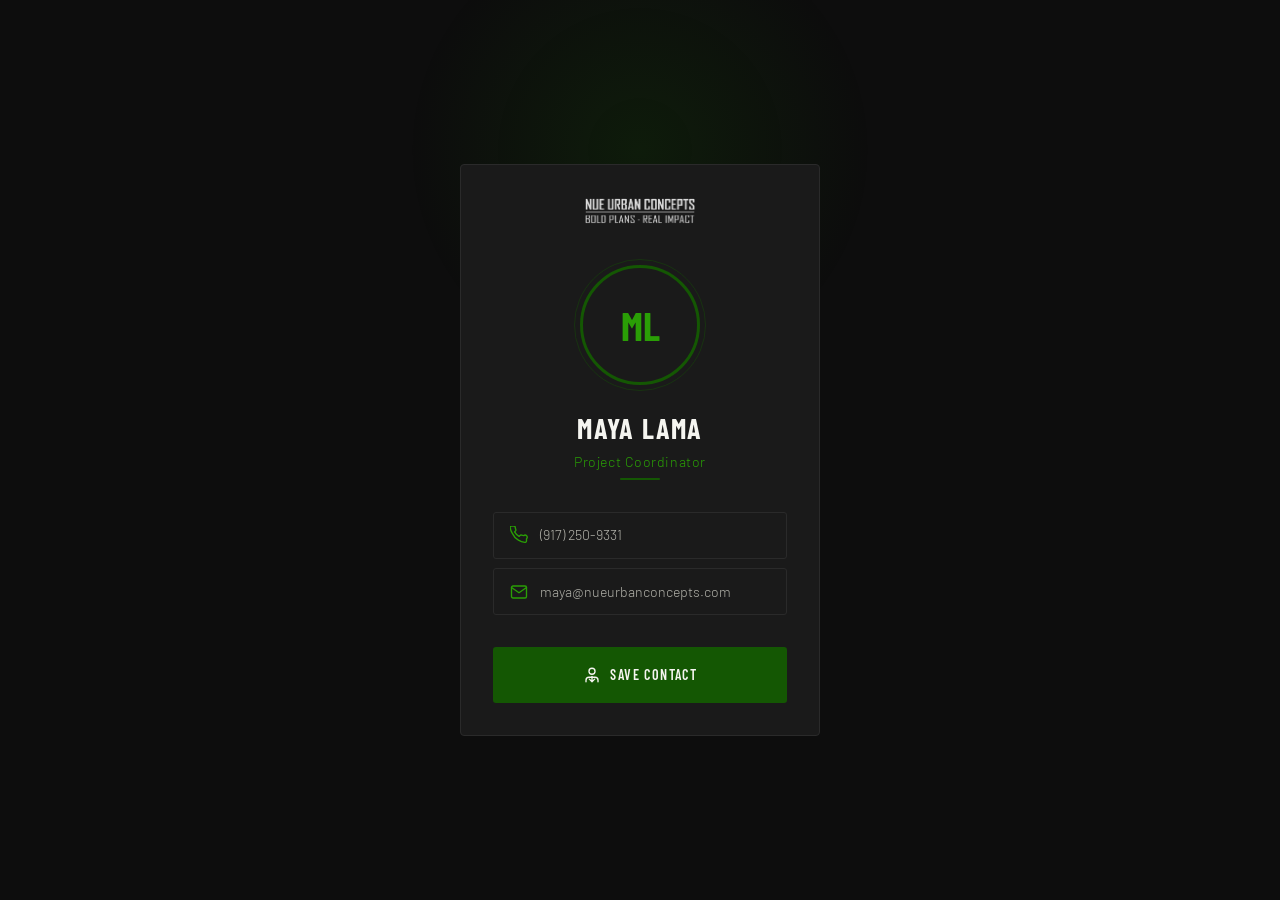
<file: maya.html>
<!DOCTYPE html>
<html lang="en">
<head>
<meta charset="UTF-8">
<meta name="viewport" content="width=device-width, initial-scale=1.0, maximum-scale=1.0">
<meta name="robots" content="noindex, nofollow">
<title>Maya Lama — NUE Urban Concepts</title>
<style>
@import url('https://fonts.googleapis.com/css2?family=Barlow+Condensed:wght@400;500;600;700&family=Barlow:wght@300;400;500&display=swap');
:root{--green:#145703;--green-light:#1d7a04;--green-glow:#2a9e06;--green-muted:#0e3d02;--dark:#0d0d0d;--dark-surface:#141414;--dark-card:#1a1a1a;--dark-border:#2a2a2a;--white:#f5f5f0;--gray:#888880;--gray-light:#b0b0a8;--font-display:'Barlow Condensed',sans-serif;--font-body:'Barlow',sans-serif;--nav-height:72px;--max-width:1200px;--transition:0.25s ease}
*,*::before,*::after{box-sizing:border-box;margin:0;padding:0}
html{scroll-behavior:smooth;font-size:16px}
body{background:var(--dark);color:var(--white);font-family:var(--font-body);font-weight:300;line-height:1.7;-webkit-font-smoothing:antialiased}
img{max-width:100%;display:block}
a{color:inherit;text-decoration:none}
ul{list-style:none}
h1,h2,h3,h4,h5{font-family:var(--font-display);font-weight:700;letter-spacing:0.04em;line-height:1.15;text-transform:uppercase}
h1{font-size:clamp(2.8rem,6vw,5rem)}
h2{font-size:clamp(2rem,4vw,3rem)}
h3{font-size:clamp(1.4rem,2.5vw,1.9rem)}
h4{font-size:1.2rem}
p{font-size:1rem;color:var(--gray-light)}
.section-label{font-family:var(--font-display);font-size:0.75rem;font-weight:600;letter-spacing:0.18em;text-transform:uppercase;color:var(--green-glow);display:block;margin-bottom:0.5rem}
.green{color:var(--green-glow)}
.container{max-width:var(--max-width);margin:0 auto;padding:0 2rem}
section{padding:6rem 0}
.site-nav{position:fixed;top:0;left:0;right:0;z-index:1000;height:var(--nav-height);background:rgba(13,13,13,0.95);backdrop-filter:blur(12px);border-bottom:1px solid var(--dark-border)}
.nav-inner{max-width:var(--max-width);margin:0 auto;padding:0 2rem;height:100%;display:flex;align-items:center;justify-content:space-between;gap:2rem}
.nav-logo img{height:36px;width:auto}
.nav-links{display:flex;align-items:center;gap:0.25rem}
.nav-links a{font-family:var(--font-display);font-size:0.82rem;font-weight:600;letter-spacing:0.1em;text-transform:uppercase;color:var(--gray-light);padding:0.45rem 0.85rem;border-radius:3px;transition:color var(--transition),background var(--transition)}
.nav-links a:hover,.nav-links a.active{color:var(--white);background:rgba(20,87,3,0.35)}
.nav-links a.active{color:var(--green-glow)}
.nav-cta{color:var(--white)!important;background:var(--green)!important;padding:0.5rem 1.1rem!important;border-radius:3px}
.nav-cta:hover{background:var(--green-light)!important}
.nav-toggle{display:none;flex-direction:column;gap:5px;cursor:pointer;padding:4px;background:none;border:none}
.nav-toggle span{display:block;width:24px;height:2px;background:var(--white);transition:transform 0.3s,opacity 0.3s}
.nav-toggle.open span:nth-child(1){transform:translateY(7px) rotate(45deg)}
.nav-toggle.open span:nth-child(2){opacity:0}
.nav-toggle.open span:nth-child(3){transform:translateY(-7px) rotate(-45deg)}
.page-header{padding:calc(var(--nav-height) + 4rem) 0 4rem;border-bottom:1px solid var(--dark-border);position:relative;overflow:hidden}
.page-header::before{content:'';position:absolute;top:0;left:0;right:0;bottom:0;background:linear-gradient(135deg,rgba(20,87,3,0.12) 0%,transparent 60%);pointer-events:none}
.page-header h1{margin-bottom:0.75rem}
.page-header p{font-size:1.15rem;max-width:620px;color:var(--gray-light)}
.divider{width:48px;height:3px;background:var(--green);margin:1.25rem 0 2rem}
.btn{display:inline-block;font-family:var(--font-display);font-size:0.85rem;font-weight:600;letter-spacing:0.12em;text-transform:uppercase;padding:0.85rem 2rem;border-radius:3px;cursor:pointer;transition:background var(--transition),color var(--transition),border-color var(--transition);border:1px solid transparent}
.btn-primary{background:var(--green);color:var(--white);border-color:var(--green)}
.btn-primary:hover{background:var(--green-light);border-color:var(--green-light)}
.btn-outline{background:transparent;color:var(--green-glow);border-color:var(--green)}
.btn-outline:hover{background:rgba(20,87,3,0.2)}
.card{background:var(--dark-card);border:1px solid var(--dark-border);border-radius:4px;padding:2rem;transition:border-color var(--transition),transform var(--transition)}
.card:hover{border-color:var(--green-muted);transform:translateY(-3px)}
.card-icon{width:44px;height:44px;background:rgba(20,87,3,0.25);border-radius:4px;display:flex;align-items:center;justify-content:center;margin-bottom:1.25rem}
.card-icon svg{width:22px;height:22px;stroke:var(--green-glow);fill:none;stroke-width:1.8;stroke-linecap:round;stroke-linejoin:round}
.card h3{font-size:1.25rem;margin-bottom:0.75rem;color:var(--white)}
.card p{font-size:0.95rem}
.project-grid{display:grid;grid-template-columns:repeat(auto-fill,minmax(320px,1fr));gap:1.5rem}
.project-card{position:relative;aspect-ratio:4/3;overflow:hidden;border-radius:4px;background:var(--dark-card);border:1px solid var(--dark-border);cursor:pointer}
.project-card img{width:100%;height:100%;object-fit:cover;transition:transform 0.5s ease,filter 0.5s ease;filter:brightness(0.65) saturate(0.8)}
.project-card:hover img{transform:scale(1.05);filter:brightness(0.5) saturate(0.7)}
.project-card-label{position:absolute;bottom:0;left:0;right:0;padding:1.5rem 1.25rem 1.25rem;background:linear-gradient(transparent,rgba(0,0,0,0.85));font-family:var(--font-display);font-weight:600;font-size:1.05rem;letter-spacing:0.03em;color:var(--white);text-transform:uppercase}
.project-placeholder{width:100%;height:100%;background:var(--dark-card);display:flex;align-items:center;justify-content:center;flex-direction:column;gap:0.5rem;color:var(--gray);font-family:var(--font-display);font-size:0.85rem;letter-spacing:0.08em;text-transform:uppercase}
.team-grid{display:grid;grid-template-columns:repeat(auto-fill,minmax(280px,1fr));gap:2rem}
.team-card{background:var(--dark-card);border:1px solid var(--dark-border);border-radius:4px;overflow:hidden;transition:border-color var(--transition)}
.team-card:hover{border-color:var(--green-muted)}
.team-photo{width:100%;aspect-ratio:3/3.5;object-fit:cover;object-position:center top;filter:grayscale(20%)}
.team-photo-placeholder{width:100%;aspect-ratio:3/3.5;background:var(--dark-border);display:flex;align-items:center;justify-content:center;font-family:var(--font-display);font-size:3rem;font-weight:700;color:var(--green);letter-spacing:0.05em}
.team-info{padding:1.5rem}
.team-info h4{font-family:var(--font-display);font-size:1.2rem;font-weight:700;letter-spacing:0.05em;text-transform:uppercase;margin-bottom:0.25rem}
.team-info .role{font-size:0.85rem;color:var(--green-glow);font-weight:400;margin-bottom:1rem}
.team-links{display:flex;gap:0.5rem}
.team-links a{display:flex;align-items:center;justify-content:center;width:32px;height:32px;border:1px solid var(--dark-border);border-radius:3px;transition:border-color var(--transition),background var(--transition)}
.team-links a:hover{border-color:var(--green);background:rgba(20,87,3,0.2)}
.team-links svg{width:14px;height:14px;fill:var(--gray-light)}
.pillars-grid{display:grid;grid-template-columns:repeat(auto-fill,minmax(260px,1fr));gap:1.5rem;margin-top:3rem}
.locations-grid{display:grid;grid-template-columns:repeat(auto-fill,minmax(220px,1fr));gap:1.5rem;margin-top:2rem}
.location-card{background:var(--dark-card);border:1px solid var(--dark-border);border-radius:4px;padding:1.5rem}
.location-card h4{font-family:var(--font-display);font-size:0.85rem;letter-spacing:0.1em;color:var(--green-glow);margin-bottom:0.5rem;text-transform:uppercase}
.location-card p{font-size:0.88rem;line-height:1.5;color:var(--gray-light)}
.form-grid{display:grid;grid-template-columns:1fr 1fr;gap:1.25rem}
.form-full{grid-column:1/-1}
.form-group{display:flex;flex-direction:column;gap:0.5rem}
.form-group label{font-family:var(--font-display);font-size:0.78rem;font-weight:600;letter-spacing:0.1em;text-transform:uppercase;color:var(--gray)}
.form-group input,.form-group select,.form-group textarea{background:var(--dark-card);border:1px solid var(--dark-border);border-radius:3px;color:var(--white);font-family:var(--font-body);font-size:0.95rem;padding:0.75rem 1rem;outline:none;transition:border-color var(--transition);-webkit-appearance:none}
.form-group input:focus,.form-group select:focus,.form-group textarea:focus{border-color:var(--green)}
.form-group textarea{resize:vertical;min-height:140px}
.form-group select option{background:var(--dark-card)}
.site-footer{background:var(--dark-surface);border-top:1px solid var(--dark-border);padding:4rem 0 2rem}
.footer-inner{display:grid;grid-template-columns:1.5fr 1fr 1fr;gap:3rem;margin-bottom:3rem}
.footer-brand img{height:40px;margin-bottom:1.25rem}
.footer-brand p{font-size:0.9rem;color:var(--gray);max-width:280px}
.footer-col h5{font-family:var(--font-display);font-size:0.75rem;font-weight:600;letter-spacing:0.15em;text-transform:uppercase;color:var(--green-glow);margin-bottom:1rem}
.footer-col ul{display:flex;flex-direction:column;gap:0.5rem}
.footer-col ul li a{font-size:0.9rem;color:var(--gray);transition:color var(--transition)}
.footer-col ul li a:hover{color:var(--white)}
.footer-col address{font-style:normal;font-size:0.88rem;color:var(--gray);line-height:1.8}
.footer-bottom{border-top:1px solid var(--dark-border);padding-top:1.5rem;display:flex;justify-content:space-between;align-items:center;flex-wrap:wrap;gap:1rem}
.footer-bottom p{font-size:0.82rem;color:var(--gray)}
.social-links{display:flex;gap:0.75rem}
.social-links a{display:flex;align-items:center;justify-content:center;width:34px;height:34px;border:1px solid var(--dark-border);border-radius:3px;transition:border-color var(--transition),background var(--transition)}
.social-links a:hover{border-color:var(--green);background:rgba(20,87,3,0.2)}
.social-links svg{width:14px;height:14px;fill:var(--gray-light)}
.coming-soon{text-align:center;padding:5rem 2rem;border:1px dashed var(--dark-border);border-radius:4px;background:var(--dark-card)}
.coming-soon h3{color:var(--gray);margin-bottom:0.5rem}
.coming-soon p{font-size:0.9rem}
.site-intro{padding:calc(var(--nav-height) + 5rem) 0 5rem;position:relative;overflow:hidden}
.site-intro::before{content:'';position:absolute;top:-50%;left:-20%;width:700px;height:700px;background:radial-gradient(circle,rgba(20,87,3,0.18) 0%,transparent 65%);pointer-events:none}
.intro-grid{display:grid;grid-template-columns:1fr 1fr;gap:4rem;align-items:center}
.intro-text h1{margin-bottom:1.25rem}
.intro-text p{font-size:1.1rem;margin-bottom:2rem;max-width:520px}
.intro-actions{display:flex;gap:1rem;flex-wrap:wrap}
.intro-stats{display:grid;grid-template-columns:1fr 1fr;gap:1px;background:var(--dark-border);border:1px solid var(--dark-border);border-radius:4px;overflow:hidden}
.stat-item{background:var(--dark-card);padding:2rem 1.5rem;text-align:center}
.stat-number{font-family:var(--font-display);font-size:3rem;font-weight:700;color:var(--green-glow);line-height:1;display:block;margin-bottom:0.35rem}
.stat-label{font-size:0.8rem;letter-spacing:0.08em;text-transform:uppercase;color:var(--gray);font-family:var(--font-display);font-weight:500}
.services-strip{background:var(--dark-surface);border-top:1px solid var(--dark-border);border-bottom:1px solid var(--dark-border);padding:3rem 0}
.services-strip-grid{display:grid;grid-template-columns:repeat(4,1fr);gap:2rem;text-align:center}
.service-item h4{font-family:var(--font-display);font-size:1rem;letter-spacing:0.08em;text-transform:uppercase;color:var(--white);margin-bottom:0.4rem}
.service-item p{font-size:0.88rem}
.service-dot{width:8px;height:8px;background:var(--green);border-radius:50%;margin:0 auto 1rem}
@keyframes fadeUp{from{opacity:0;transform:translateY(24px)}to{opacity:1;transform:translateY(0)}}
.fade-up{opacity:0;animation:fadeUp 0.6s ease forwards}
.fade-up.delay-1{animation-delay:0.15s}
.fade-up.delay-2{animation-delay:0.3s}
.fade-up.delay-3{animation-delay:0.45s}
@media(max-width:900px){.nav-links{display:none}.nav-toggle{display:flex}.nav-links.open{display:flex;flex-direction:column;position:absolute;top:var(--nav-height);left:0;right:0;background:var(--dark-surface);border-bottom:1px solid var(--dark-border);padding:1rem;gap:0.25rem}.intro-grid{grid-template-columns:1fr}.intro-stats{grid-template-columns:repeat(4,1fr)}.services-strip-grid{grid-template-columns:repeat(2,1fr)}.footer-inner{grid-template-columns:1fr 1fr}.form-grid{grid-template-columns:1fr}}
@media(max-width:600px){section{padding:4rem 0}.intro-stats{grid-template-columns:1fr 1fr}.services-strip-grid{grid-template-columns:1fr 1fr}.footer-inner{grid-template-columns:1fr}.footer-bottom{flex-direction:column;align-items:flex-start}.project-grid{grid-template-columns:1fr}}
* { -webkit-tap-highlight-color: transparent; }
body { min-height:100vh; display:flex; flex-direction:column; align-items:center; justify-content:center; background:var(--dark); padding:2rem 1.5rem; position:relative; overflow-x:hidden; }
body::before { content:''; position:fixed; top:-100px; left:50%; transform:translateX(-50%); width:500px; height:500px; background:radial-gradient(circle,rgba(20,87,3,0.2) 0%,transparent 65%); pointer-events:none; z-index:0; }
.card { position:relative; z-index:1; width:100%; max-width:360px; display:flex; flex-direction:column; align-items:center; }
.card-logo { margin-bottom:2.5rem; }
.card-logo img { height:28px; width:auto; opacity:0.85; }
.card-photo-wrap { position:relative; margin-bottom:1.75rem; }
.card-photo { width:120px; height:120px; border-radius:50%; object-fit:cover; object-position:center top; border:3px solid var(--green); display:block; }
.card-photo-placeholder { width:120px; height:120px; border-radius:50%; background:var(--dark-card); border:3px solid var(--green); display:flex; align-items:center; justify-content:center; font-family:var(--font-display); font-size:2.5rem; font-weight:700; color:var(--green-glow); }
.card-photo-wrap::after { content:''; position:absolute; inset:-6px; border-radius:50%; border:1px solid rgba(20,87,3,0.4); animation:pulse 2.5s ease-in-out infinite; }
@keyframes pulse { 0%,100%{opacity:0.4;transform:scale(1)} 50%{opacity:0.1;transform:scale(1.06)} }
.card-name { font-family:var(--font-display); font-size:1.75rem; font-weight:700; letter-spacing:0.05em; text-transform:uppercase; color:var(--white); text-align:center; line-height:1.1; margin-bottom:0.4rem; }
.card-title { font-family:var(--font-body); font-size:0.88rem; color:var(--green-glow); text-align:center; letter-spacing:0.04em; margin-bottom:0.25rem; }
.card-company { font-family:var(--font-display); font-size:0.78rem; font-weight:600; letter-spacing:0.12em; text-transform:uppercase; color:var(--gray); text-align:center; margin-bottom:2rem; }
.card-divider { width:40px; height:2px; background:var(--green); margin:0 auto 2rem; border-radius:1px; }
.card-info { width:100%; display:flex; flex-direction:column; gap:0.6rem; margin-bottom:2rem; }
.card-info-item { display:flex; align-items:center; gap:0.75rem; padding:0.65rem 1rem; background:var(--dark-card); border:1px solid var(--dark-border); border-radius:3px; text-decoration:none; transition:border-color 0.2s; }
.card-info-item:hover,.card-info-item:active { border-color:var(--green-muted); }
.card-info-icon { width:18px; height:18px; flex-shrink:0; stroke:var(--green-glow); fill:none; stroke-width:1.8; stroke-linecap:round; stroke-linejoin:round; }
.card-info-text { font-size:0.88rem; color:var(--gray-light); font-family:var(--font-body); }
.card-actions { width:100%; display:flex; flex-direction:column; gap:0.75rem; }
.card-btn { width:100%; display:flex; align-items:center; justify-content:center; gap:0.6rem; padding:1rem 1.5rem; border-radius:3px; font-family:var(--font-display); font-size:0.88rem; font-weight:600; letter-spacing:0.1em; text-transform:uppercase; text-decoration:none; cursor:pointer; border:none; transition:background 0.2s,transform 0.1s; -webkit-appearance:none; }
.card-btn:active { transform:scale(0.98); }
.card-btn svg { width:18px; height:18px; flex-shrink:0; }
.btn-linkedin { background:#0A66C2; color:#fff; }
.btn-linkedin:hover { background:#0958a8; }
.btn-linkedin svg { fill:#fff; }
.btn-contact { background:var(--green); color:var(--white); }
.btn-contact:hover { background:var(--green-light); }
.btn-contact svg { fill:none; stroke:var(--white); stroke-width:1.8; stroke-linecap:round; stroke-linejoin:round; }
.card-footer { margin-top:2.5rem; text-align:center; }
.card-footer a { font-family:var(--font-display); font-size:0.72rem; letter-spacing:0.1em; text-transform:uppercase; color:var(--gray); text-decoration:none; }
.card-footer a:hover { color:var(--white); }
.fade-in { opacity:0; transform:translateY(16px); animation:fadeIn 0.5s ease forwards; }
@keyframes fadeIn { to{opacity:1;transform:translateY(0)} }
.fade-in:nth-child(1){animation-delay:0.05s}
.fade-in:nth-child(2){animation-delay:0.15s}
.fade-in:nth-child(3){animation-delay:0.25s}
.fade-in:nth-child(4){animation-delay:0.32s}
.fade-in:nth-child(5){animation-delay:0.39s}
.fade-in:nth-child(6){animation-delay:0.46s}
.fade-in:nth-child(7){animation-delay:0.53s}
</style>
</head>
<body>
<div class="card">
  <div class="card-logo fade-in">
    <img src="images/logo-white-2026.png" alt="NUE Urban Concepts">
  </div>
  <div class="card-photo-wrap fade-in">
    <!-- Replace with: <img class="card-photo" src="images/maya.jpg" alt="Maya Lama"> -->
    <div class="card-photo-placeholder">ML</div>
  </div>
  <div class="card-name fade-in">Maya Lama</div>
  <div class="card-title fade-in">Project Coordinator</div>
  <div class="card-divider fade-in"></div>
  <div class="card-info fade-in">
    <a class="card-info-item" href="tel:+19172509331">
      <svg class="card-info-icon" viewBox="0 0 24 24"><path d="M22 16.92v3a2 2 0 01-2.18 2 19.79 19.79 0 01-8.63-3.07A19.5 19.5 0 013.13 9.81 19.79 19.79 0 01.06 1.18 2 2 0 012.03 0h3a2 2 0 012 1.72c.127.96.361 1.903.7 2.81a2 2 0 01-.45 2.11L6.09 7.91a16 16 0 006 6l1.27-1.27a2 2 0 012.11-.45c.907.339 1.85.573 2.81.7A2 2 0 0122 16.92z"/></svg>
      <span class="card-info-text">(917) 250-9331</span>
    </a>
    <a class="card-info-item" href="mailto:maya@nueurbanconcepts.com">
      <svg class="card-info-icon" viewBox="0 0 24 24"><path d="M4 4h16c1.1 0 2 .9 2 2v12c0 1.1-.9 2-2 2H4c-1.1 0-2-.9-2-2V6c0-1.1.9-2 2-2z"/><polyline points="22,6 12,13 2,6"/></svg>
      <span class="card-info-text">maya@nueurbanconcepts.com</span>
    </a>
  </div>
  <div class="card-actions fade-in">
    <!--a class="card-btn btn-linkedin" href="https://www.linkedin.com/in/YOUR_LINKEDIN_HERE" target="_blank" rel="noopener">
      <svg viewBox="0 0 24 24"><path d="M20.447 20.452h-3.554v-5.569c0-1.328-.027-3.037-1.852-3.037-1.853 0-2.136 1.445-2.136 2.939v5.667H9.351V9h3.414v1.561h.046c.477-.9 1.637-1.85 3.37-1.85 3.601 0 4.267 2.37 4.267 5.455v6.286zM5.337 7.433a2.062 2.062 0 01-2.063-2.065 2.064 2.064 0 112.063 2.065zm1.782 13.019H3.555V9h3.564v11.452zM22.225 0H1.771C.792 0 0 .774 0 1.729v20.542C0 23.227.792 24 1.771 24h20.451C23.2 24 24 23.227 24 22.271V1.729C24 .774 23.2 0 22.222 0h.003z"/></svg>
      Connect on LinkedIn
    </a-->
    <a class="card-btn btn-contact" href="[data-uri]" download="Maya-Lama.vcf">
      <svg viewBox="0 0 24 24"><path d="M20 21v-2a4 4 0 00-4-4H8a4 4 0 00-4 4v2"/><circle cx="12" cy="7" r="4"/><path d="M12 14v7M8.5 17.5L12 21l3.5-3.5"/></svg>
      Save Contact
    </a>
  </div>
</div>
</body>
</html>
</file>
